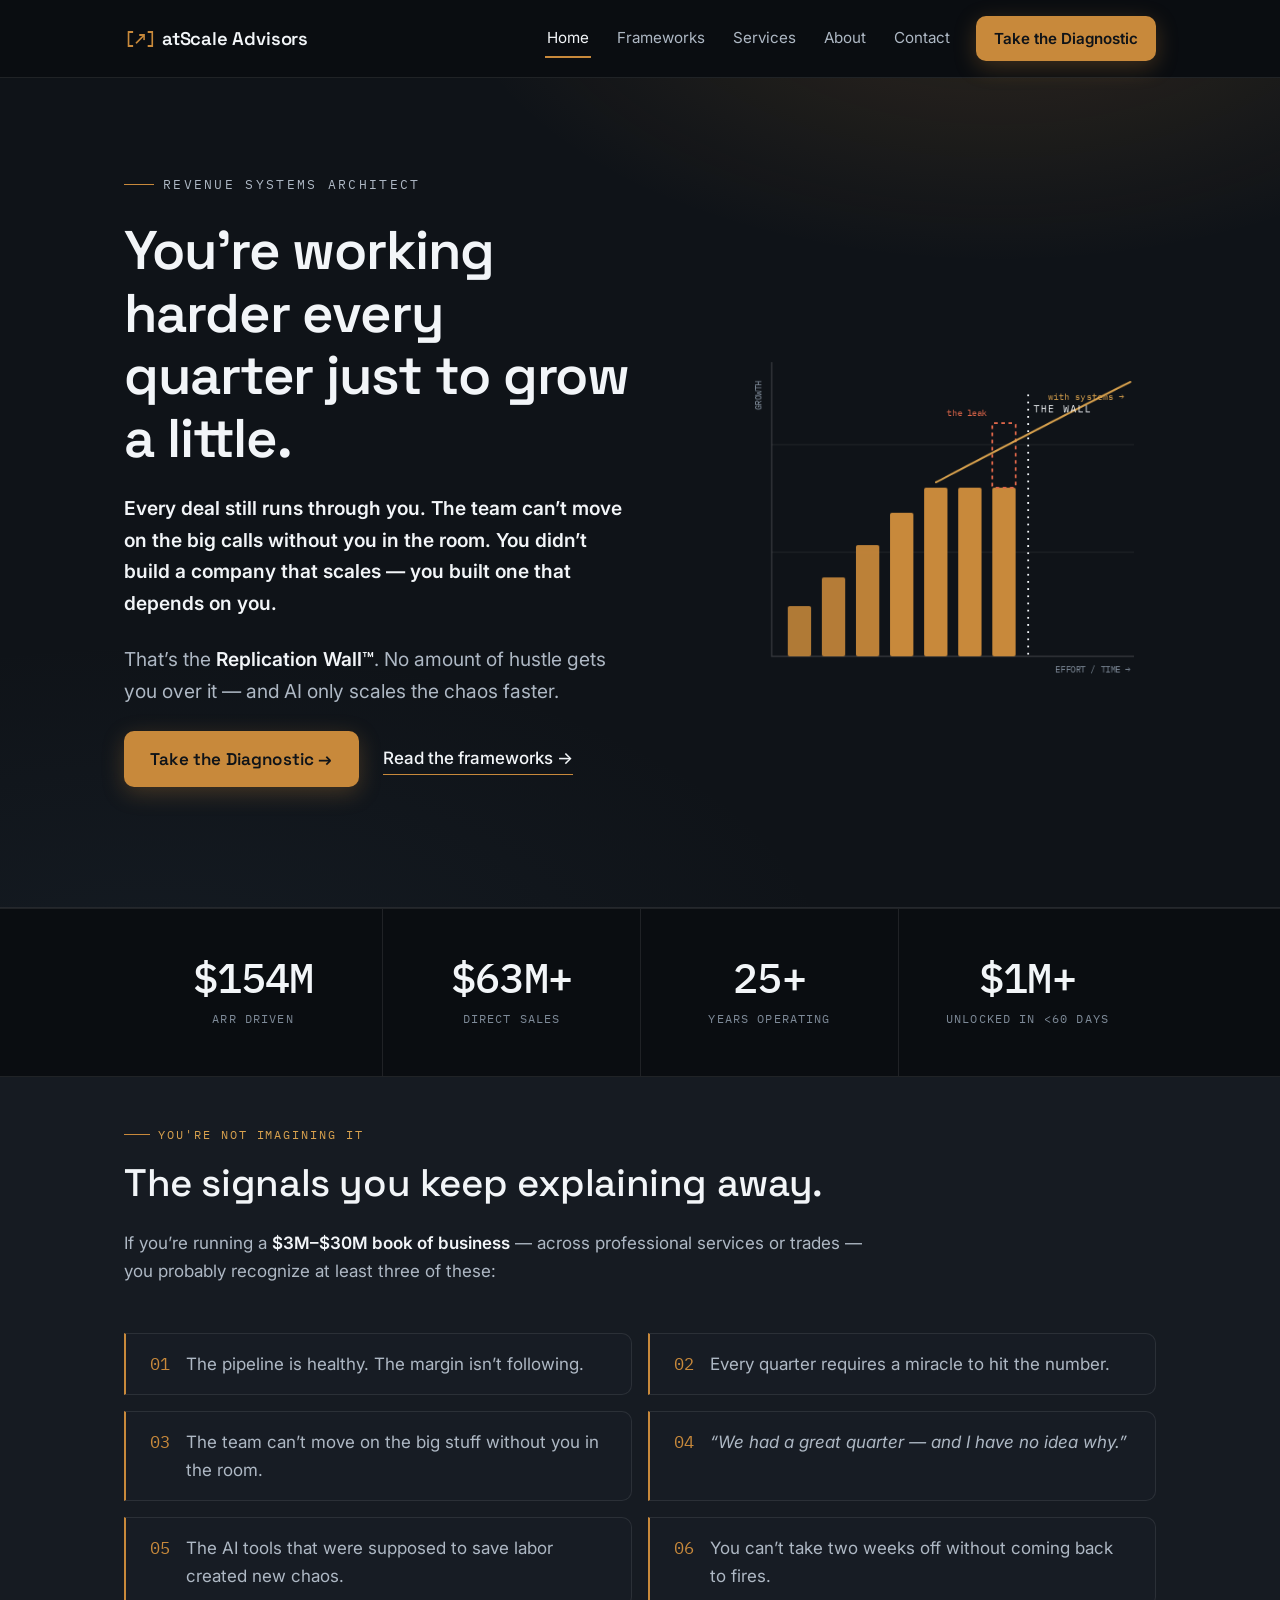
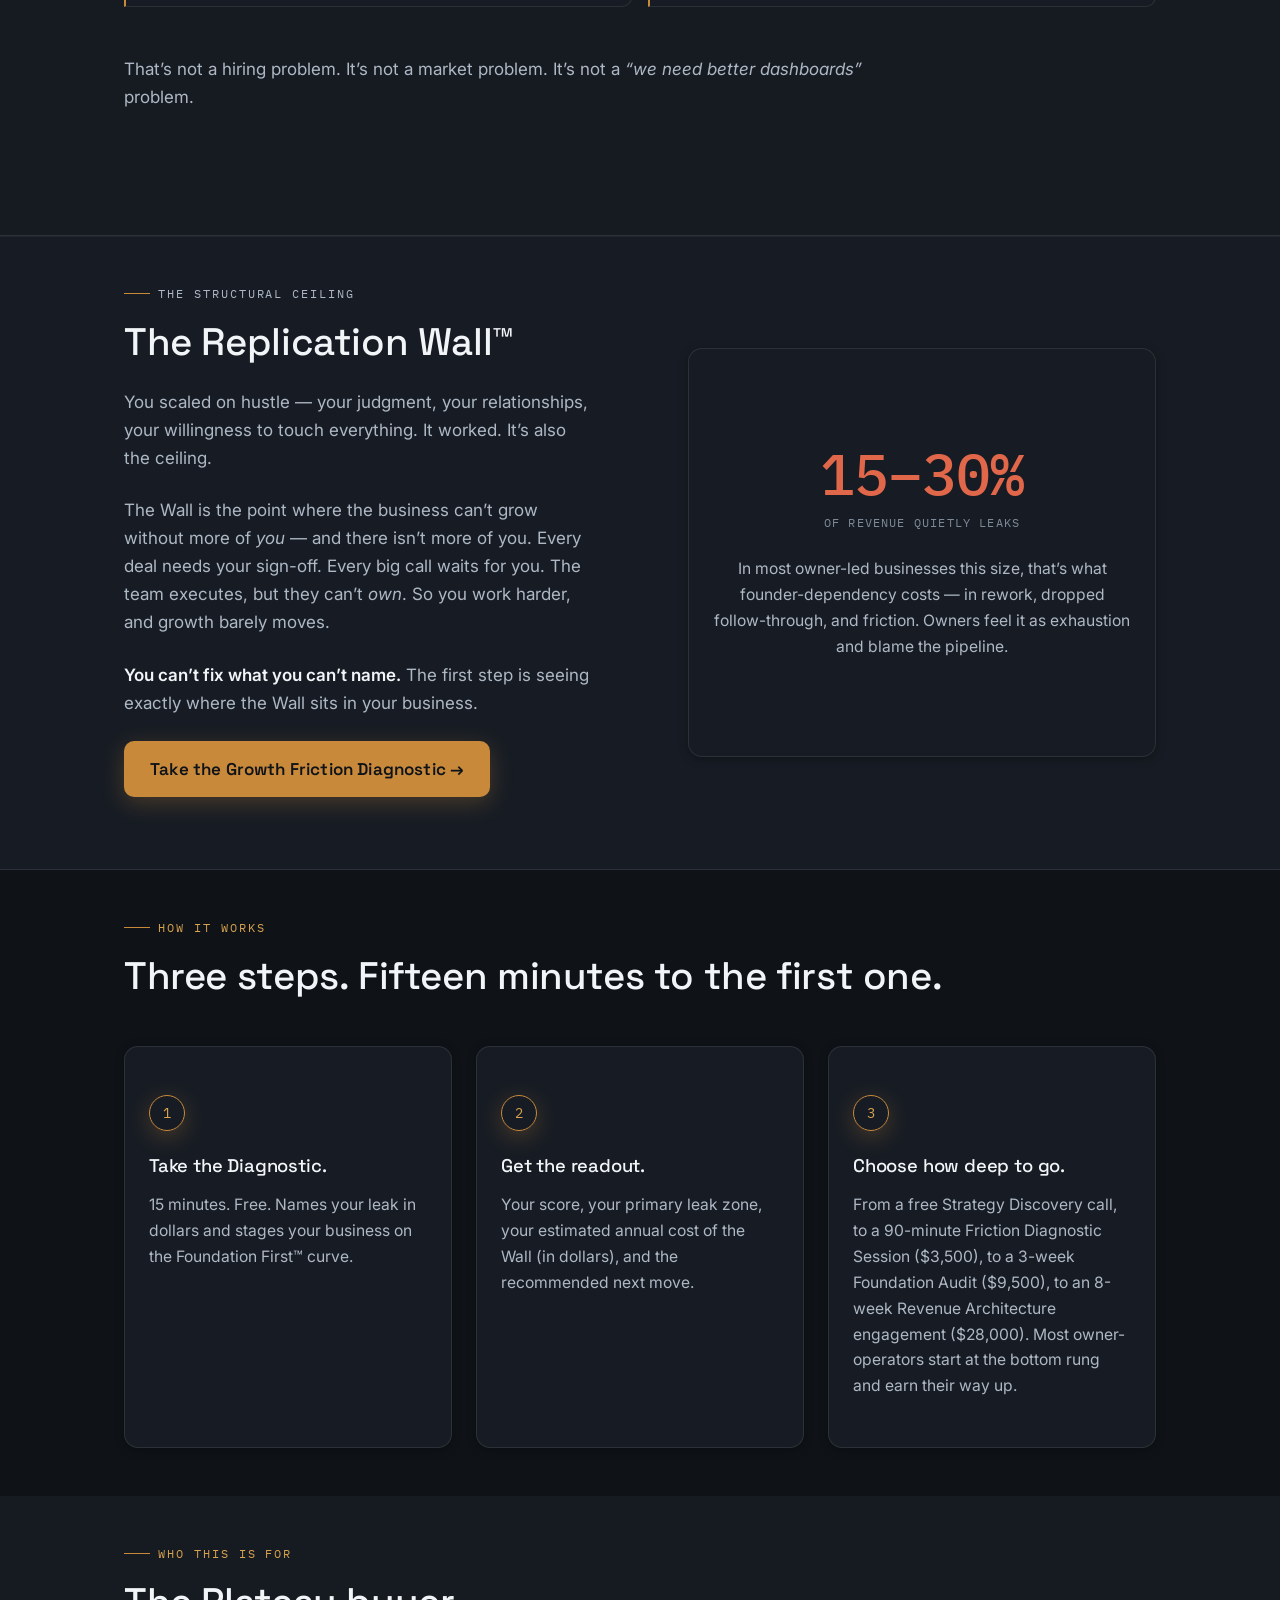
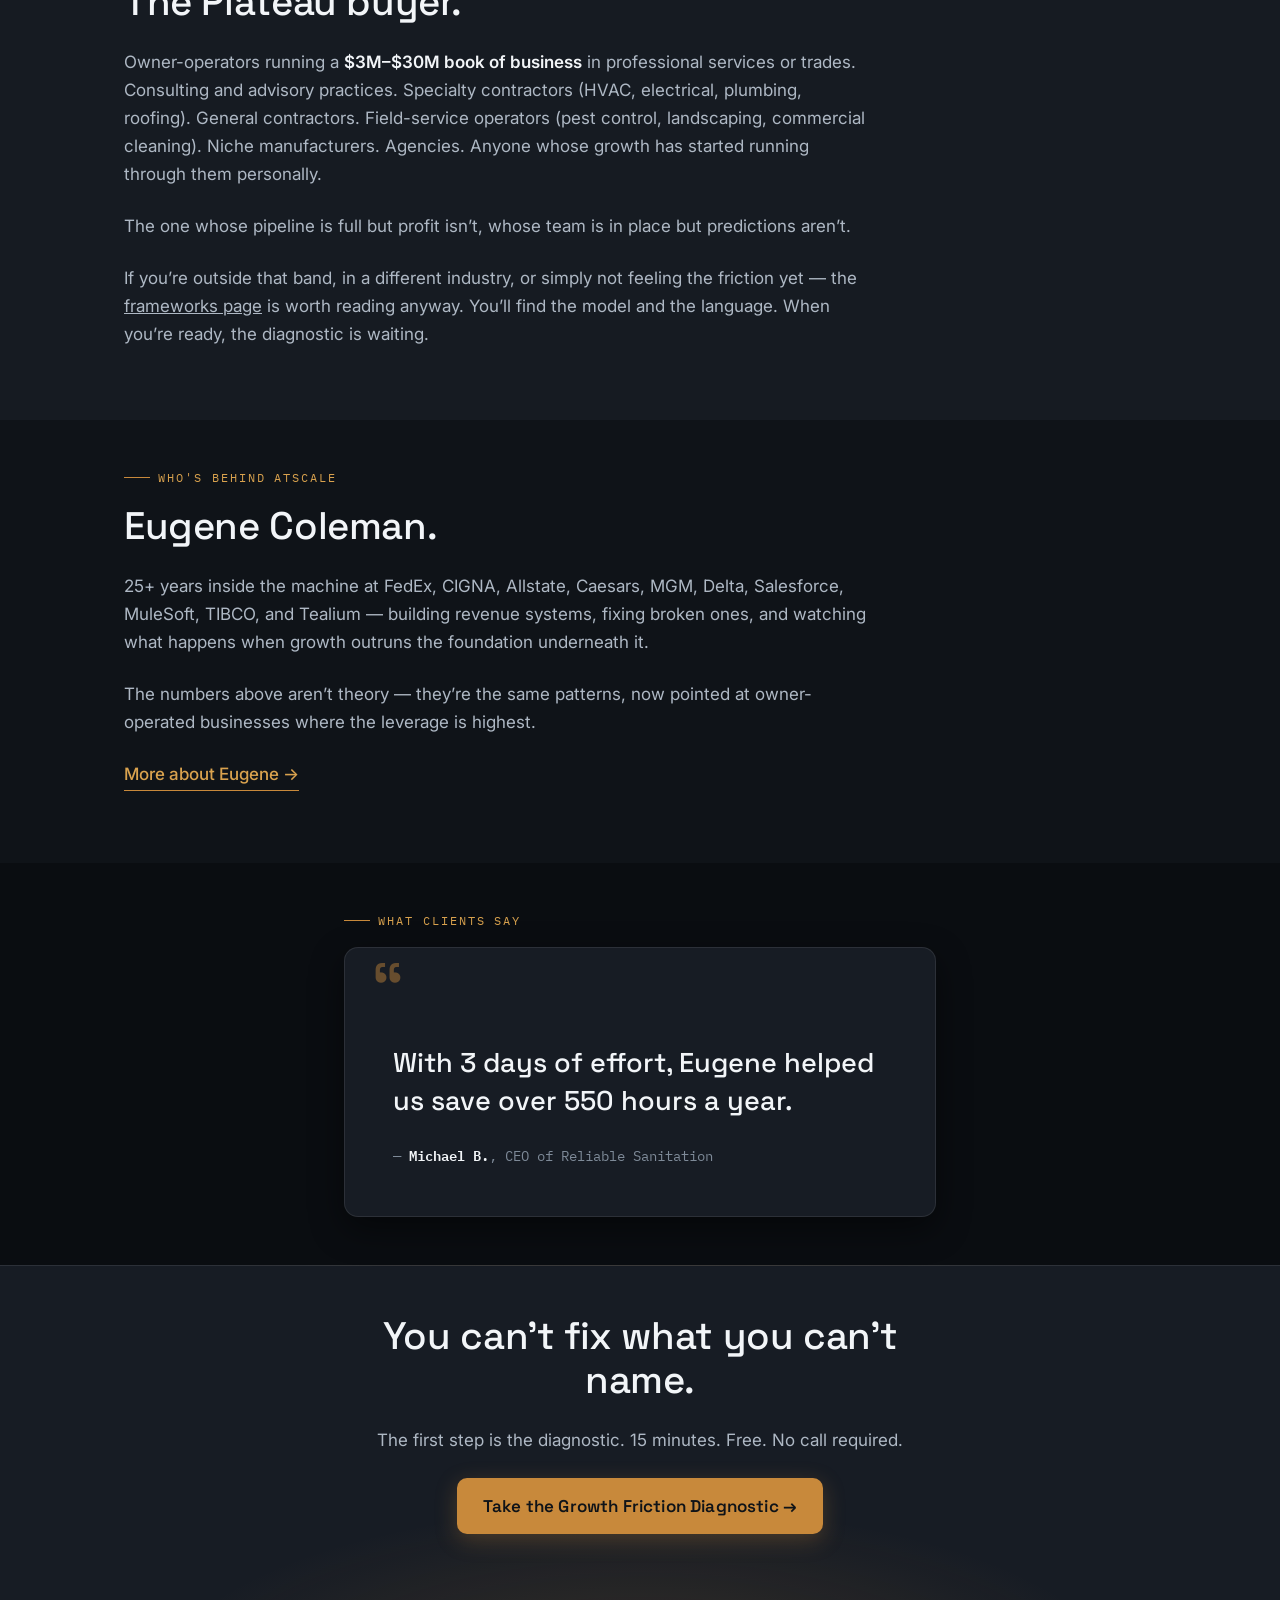
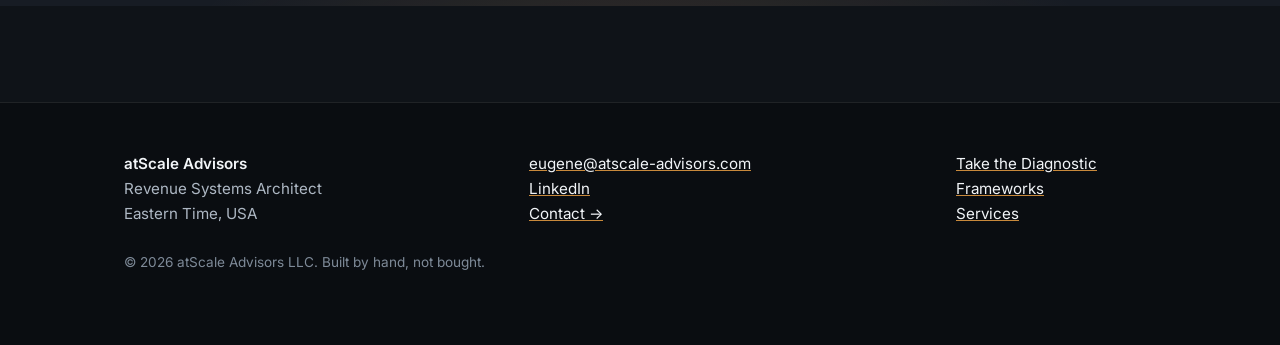
<file: index.html>
<!doctype html>
<html lang="en">
<head>
  <meta charset="utf-8" />
  <meta name="viewport" content="width=device-width, initial-scale=1" />
  <title>atScale Advisors — Get your business off your back</title>
  <meta name="description" content="If every deal runs through you and the team can't move without you, you've hit the Replication Wall. A free 15-minute diagnostic names what's keeping your $3M–$30M business dependent on you — and the path out." />
  <meta name="theme-color" content="#0F1318" />
  <link rel="preconnect" href="https://fonts.googleapis.com" />
  <link rel="preconnect" href="https://fonts.gstatic.com" crossorigin />
  <link rel="stylesheet" href="https://fonts.googleapis.com/css2?family=Inter:wght@400;500;600&family=Space+Grotesk:wght@500;600;700&family=IBM+Plex+Mono:wght@400;500&display=swap" />
  <link rel="stylesheet" href="css/styles.css" />
  <script src="js/track.js" defer></script>
  <!-- No defer: sets html.js before first paint so reveals don't flash. CSP-safe (script-src 'self'). -->
  <script src="js/reveal.js"></script>
</head>
<body>
  <header class="site-header">
    <div class="container">
      <a class="brand" href="index.html"><span class="brand-mark">[↗]</span>atScale Advisors</a>
      <button class="nav-toggle" aria-controls="primary-nav" aria-expanded="false">Menu</button>
      <nav class="nav" id="primary-nav" aria-label="Primary">
        <a href="index.html" aria-current="page">Home</a>
        <a href="frameworks.html">Frameworks</a>
        <a href="services.html">Services</a>
        <a href="about.html">About</a>
        <a href="contact.html">Contact</a>
        <a href="diagnostic.html" class="nav-cta">Take the Diagnostic</a>
      </nav>
    </div>
  </header>

  <main>
    <section class="hero">
      <div class="container">
        <div class="hero-grid">
          <div class="hero-copy">
            <p class="hero-kicker" data-reveal>Revenue Systems Architect</p>
            <h1 data-reveal data-delay="1">You're working harder every quarter just to grow a little.</h1>
            <p class="lede" data-reveal data-delay="2">
              <strong>Every deal still runs through you. The team can&rsquo;t move on the big calls without you in the room. You didn&rsquo;t build a company that scales &mdash; you built one that depends on you.</strong>
            </p>
            <p class="lede" data-reveal data-delay="3">
              That&rsquo;s the <strong>Replication Wall&trade;</strong>. No amount of hustle gets you over it &mdash; and AI only scales the chaos faster.
            </p>
            <div class="btn-row" data-reveal data-delay="4">
              <a class="btn" href="diagnostic.html">Take the Diagnostic &rarr;</a>
              <a class="btn-text" href="frameworks.html">Read the frameworks &rarr;</a>
            </div>
            <p class="muted" data-reveal data-delay="5" style="margin-top: var(--gap-md); font-size: 0.9rem;">15 min &middot; free &middot; no call required</p>
          </div>

          <div class="hero-visual" data-reveal>
            <svg class="wall-diagram" viewBox="0 0 480 400" role="img" aria-label="Bars showing revenue climbing on hustle, then plateauing against the Replication Wall. A dashed rust outline marks the leak — growth lost to founder-dependency — and a dashed line shows the higher trajectory unlocked when the business runs on systems.">
              <!-- axes -->
              <path class="fade" d="M 52 28 L 52 356 L 456 356" fill="none" stroke="var(--border-bright)" stroke-width="1.5" />
              <!-- faint gridlines -->
              <line class="fade" x1="52" y1="120" x2="456" y2="120" stroke="var(--border)" stroke-width="1" />
              <line class="fade" x1="52" y1="240" x2="456" y2="240" stroke="var(--border)" stroke-width="1" />
              <!-- ascending bars, plateauing before the Wall -->
              <rect class="gbar" x="70"  y="300" width="26" height="56"  rx="2" fill="var(--bronze)" opacity="0.88" style="animation-delay:0s;" />
              <rect class="gbar" x="108" y="268" width="26" height="88"  rx="2" fill="var(--bronze)" opacity="0.9"  style="animation-delay:0.08s;" />
              <rect class="gbar" x="146" y="232" width="26" height="124" rx="2" fill="var(--bronze)" opacity="0.94" style="animation-delay:0.16s;" />
              <rect class="gbar" x="184" y="196" width="26" height="160" rx="2" fill="var(--bronze)" style="animation-delay:0.24s;" />
              <rect class="gbar" x="222" y="168" width="26" height="188" rx="2" fill="var(--bronze)" style="animation-delay:0.32s;" />
              <rect class="gbar" x="260" y="168" width="26" height="188" rx="2" fill="var(--bronze)" style="animation-delay:0.4s;" />
              <rect class="gbar" x="298" y="168" width="26" height="188" rx="2" fill="var(--bronze)" style="animation-delay:0.48s;" />
              <!-- the leak: dashed rust outline of the height lost at the plateau -->
              <rect class="fade" x="298" y="96" width="26" height="72" rx="2" fill="none" stroke="var(--leak-rust)" stroke-width="2" stroke-dasharray="4 4" />
              <!-- the Wall -->
              <line class="fade" x1="338" y1="64" x2="338" y2="356" stroke="var(--ink)" stroke-width="2" stroke-dasharray="2 6" opacity="0.55" />
              <!-- aspirational: with systems (draws last) -->
              <path class="draw draw-3" pathLength="1" d="M 235 162 C 300 128, 384 84, 452 50" fill="none" stroke="var(--bronze-text)" stroke-width="2" stroke-dasharray="6 6" stroke-linecap="round" />
              <!-- labels -->
              <text class="fade" x="344" y="84" font-family="var(--font-mono)" font-size="11" letter-spacing="1.5" fill="var(--ink)" opacity="0.85">THE WALL</text>
              <text class="fade" x="360" y="70" font-family="var(--font-mono)" font-size="10" letter-spacing="0.5" fill="var(--bronze-text)">with systems &rarr;</text>
              <text class="fade" x="292" y="88" font-family="var(--font-mono)" font-size="10" fill="var(--leak-rust)" text-anchor="end">the leak</text>
              <text class="fade" x="44" y="24" font-family="var(--font-mono)" font-size="10" fill="var(--slate)" text-anchor="end" transform="rotate(-90 44 24)" style="transform-box: fill-box;">GROWTH</text>
              <text class="fade" x="452" y="374" font-family="var(--font-mono)" font-size="10" fill="var(--slate)" text-anchor="end">EFFORT / TIME &rarr;</text>
            </svg>
          </div>
        </div>
      </div>
    </section>

    <section class="statband" aria-label="Track record">
      <div class="container">
        <div class="stat" data-reveal data-delay="1">
          <div class="num"><span data-count="154" data-prefix="$" data-suffix="M">$154M</span></div>
          <div class="lbl">ARR Driven</div>
        </div>
        <div class="stat" data-reveal data-delay="2">
          <div class="num"><span data-count="63" data-prefix="$" data-suffix="M+">$63M+</span></div>
          <div class="lbl">Direct Sales</div>
        </div>
        <div class="stat" data-reveal data-delay="3">
          <div class="num"><span data-count="25" data-suffix="+">25+</span></div>
          <div class="lbl">Years Operating</div>
        </div>
        <div class="stat" data-reveal data-delay="4">
          <div class="num"><span data-count="1" data-prefix="$" data-suffix="M+">$1M+</span></div>
          <div class="lbl">Unlocked in &lt;60 Days</div>
        </div>
      </div>
    </section>

    <section class="alt">
      <div class="container">
        <p class="eyebrow" data-reveal>You're not imagining it</p>
        <h2 data-reveal style="margin-top:0;">The signals you keep explaining away.</h2>
        <p data-reveal>If you&rsquo;re running a <strong>$3M&ndash;$30M book of business</strong> &mdash; across professional services or trades &mdash; you probably recognize at least three of these:</p>
        <div class="friction-grid">
          <div class="friction" data-reveal data-delay="1"><span class="mk">01</span><p>The pipeline is healthy. The margin isn&rsquo;t following.</p></div>
          <div class="friction" data-reveal data-delay="2"><span class="mk">02</span><p>Every quarter requires a miracle to hit the number.</p></div>
          <div class="friction" data-reveal data-delay="3"><span class="mk">03</span><p>The team can&rsquo;t move on the big stuff without you in the room.</p></div>
          <div class="friction" data-reveal data-delay="1"><span class="mk">04</span><p><em>&ldquo;We had a great quarter &mdash; and I have no idea why.&rdquo;</em></p></div>
          <div class="friction" data-reveal data-delay="2"><span class="mk">05</span><p>The AI tools that were supposed to save labor created new chaos.</p></div>
          <div class="friction" data-reveal data-delay="3"><span class="mk">06</span><p>You can&rsquo;t take two weeks off without coming back to fires.</p></div>
        </div>
        <p data-reveal style="margin-top: var(--gap-lg);">That&rsquo;s not a hiring problem. It&rsquo;s not a market problem. It&rsquo;s not a <em>&ldquo;we need better dashboards&rdquo;</em> problem.</p>
        <p data-reveal>It&rsquo;s the <strong>Replication Wall</strong> &mdash; and hustle only makes it taller.</p>
      </div>
    </section>

    <section class="blueprint">
      <div class="container">
        <div class="wall-feature">
          <div class="wall-copy">
            <p class="eyebrow" data-reveal>The structural ceiling</p>
            <h2 data-reveal style="margin-top:0;">The Replication Wall&trade;</h2>
            <p data-reveal>You scaled on hustle &mdash; your judgment, your relationships, your willingness to touch everything. It worked. It&rsquo;s also the ceiling.</p>
            <p data-reveal>The Wall is the point where the business can&rsquo;t grow without more of <em>you</em> &mdash; and there isn&rsquo;t more of you. Every deal needs your sign-off. Every big call waits for you. The team executes, but they can&rsquo;t <em>own</em>. So you work harder, and growth barely moves.</p>
            <p data-reveal><strong>You can&rsquo;t fix what you can&rsquo;t name.</strong> The first step is seeing exactly where the Wall sits in your business.</p>
            <p data-reveal><a class="btn" href="diagnostic.html">Take the Growth Friction Diagnostic &rarr;</a></p>
          </div>
          <div class="wall-figure" data-reveal data-delay="2">
            <div class="card" style="text-align:center; padding: var(--gap-xl) var(--gap-md); margin:0;">
              <span class="wall-leak"><span data-count="15" data-suffix="">15</span>&ndash;<span data-count="30" data-suffix="%">30%</span></span>
              <span class="wall-leak-cap">of revenue quietly leaks</span>
              <p style="margin: var(--gap-md) 0 0; color: var(--body); font-size: 0.98rem;">In most owner-led businesses this size, that&rsquo;s what founder-dependency costs &mdash; in rework, dropped follow-through, and friction. Owners feel it as exhaustion and blame the pipeline.</p>
            </div>
          </div>
        </div>
      </div>
    </section>

    <section>
      <div class="container">
        <p class="eyebrow" data-reveal>How it works</p>
        <h2 data-reveal style="margin-top:0;">Three steps. Fifteen minutes to the first one.</h2>
        <div class="steps">
          <div class="step" data-reveal data-delay="1">
            <div class="step-num">1</div>
            <h3>Take the Diagnostic.</h3>
            <p>15 minutes. Free. Names your leak in dollars and stages your business on the Foundation First&trade; curve.</p>
          </div>
          <div class="step" data-reveal data-delay="2">
            <div class="step-num">2</div>
            <h3>Get the readout.</h3>
            <p>Your score, your primary leak zone, your estimated annual cost of the Wall (in dollars), and the recommended next move.</p>
          </div>
          <div class="step" data-reveal data-delay="3">
            <div class="step-num">3</div>
            <h3>Choose how deep to go.</h3>
            <p>From a free Strategy Discovery call, to a 90-minute Friction Diagnostic Session ($3,500), to a 3-week Foundation Audit ($9,500), to an 8-week Revenue Architecture engagement ($28,000). Most owner-operators start at the bottom rung and earn their way up.</p>
          </div>
        </div>
      </div>
    </section>

    <section class="alt">
      <div class="container">
        <p class="eyebrow" data-reveal>Who this is for</p>
        <h2 data-reveal style="margin-top:0;">The Plateau buyer.</h2>
        <p data-reveal>Owner-operators running a <strong>$3M&ndash;$30M book of business</strong> in professional services or trades. Consulting and advisory practices. Specialty contractors (HVAC, electrical, plumbing, roofing). General contractors. Field-service operators (pest control, landscaping, commercial cleaning). Niche manufacturers. Agencies. Anyone whose growth has started running through them personally.</p>
        <p data-reveal>The one whose pipeline is full but profit isn&rsquo;t, whose team is in place but predictions aren&rsquo;t.</p>
        <p data-reveal>If you&rsquo;re outside that band, in a different industry, or simply not feeling the friction yet &mdash; the <a href="frameworks.html">frameworks page</a> is worth reading anyway. You&rsquo;ll find the model and the language. When you&rsquo;re ready, the diagnostic is waiting.</p>
      </div>
    </section>

    <section>
      <div class="container">
        <p class="eyebrow" data-reveal>Who's behind atScale</p>
        <h2 data-reveal style="margin-top:0;">Eugene Coleman.</h2>
        <p data-reveal>25+ years inside the machine at FedEx, CIGNA, Allstate, Caesars, MGM, Delta, Salesforce, MuleSoft, TIBCO, and Tealium &mdash; building revenue systems, fixing broken ones, and watching what happens when growth outruns the foundation underneath it.</p>
        <p data-reveal>The numbers above aren&rsquo;t theory &mdash; they&rsquo;re the same patterns, now pointed at owner-operated businesses where the leverage is highest.</p>
        <p data-reveal><a class="btn-text" href="about.html">More about Eugene &rarr;</a></p>
      </div>
    </section>

    <section class="dark">
      <div class="container-narrow">
        <p class="eyebrow" data-reveal>What clients say</p>
        <div class="quote-card" data-reveal data-delay="1">
          <p>With 3 days of effort, Eugene helped us save over 550 hours a year.</p>
          <div class="by">&mdash; <strong>Michael B.</strong>, CEO of Reliable Sanitation</div>
        </div>
      </div>
    </section>

    <section class="cta-band">
      <div class="container-narrow">
        <h2 data-reveal>You can't fix what you can't name.</h2>
        <p data-reveal data-delay="1">The first step is the diagnostic. 15 minutes. Free. No call required.</p>
        <p data-reveal data-delay="2"><a class="btn" href="diagnostic.html">Take the Growth Friction Diagnostic &rarr;</a></p>
      </div>
    </section>
  </main>

  <footer class="site-footer">
    <div class="container">
      <div class="row">
        <div class="col">
          <strong>atScale Advisors</strong><br>
          Revenue Systems Architect<br>
          Eastern Time, USA
        </div>
        <div class="col">
          <a href="mailto:eugene@atscale-advisors.com">eugene@atscale-advisors.com</a><br>
          <a href="https://www.linkedin.com/in/eugene-coleman" rel="noopener">LinkedIn</a><br>
          <a href="contact.html">Contact &rarr;</a>
        </div>
        <div class="col">
          <a href="diagnostic.html">Take the Diagnostic</a><br>
          <a href="frameworks.html">Frameworks</a><br>
          <a href="services.html">Services</a>
        </div>
      </div>
      <p class="small">&copy; 2026 atScale Advisors LLC. Built by hand, not bought.</p>
    </div>
  </footer>
  <script src="js/nav.js" defer></script>
</body>
</html>
</file>
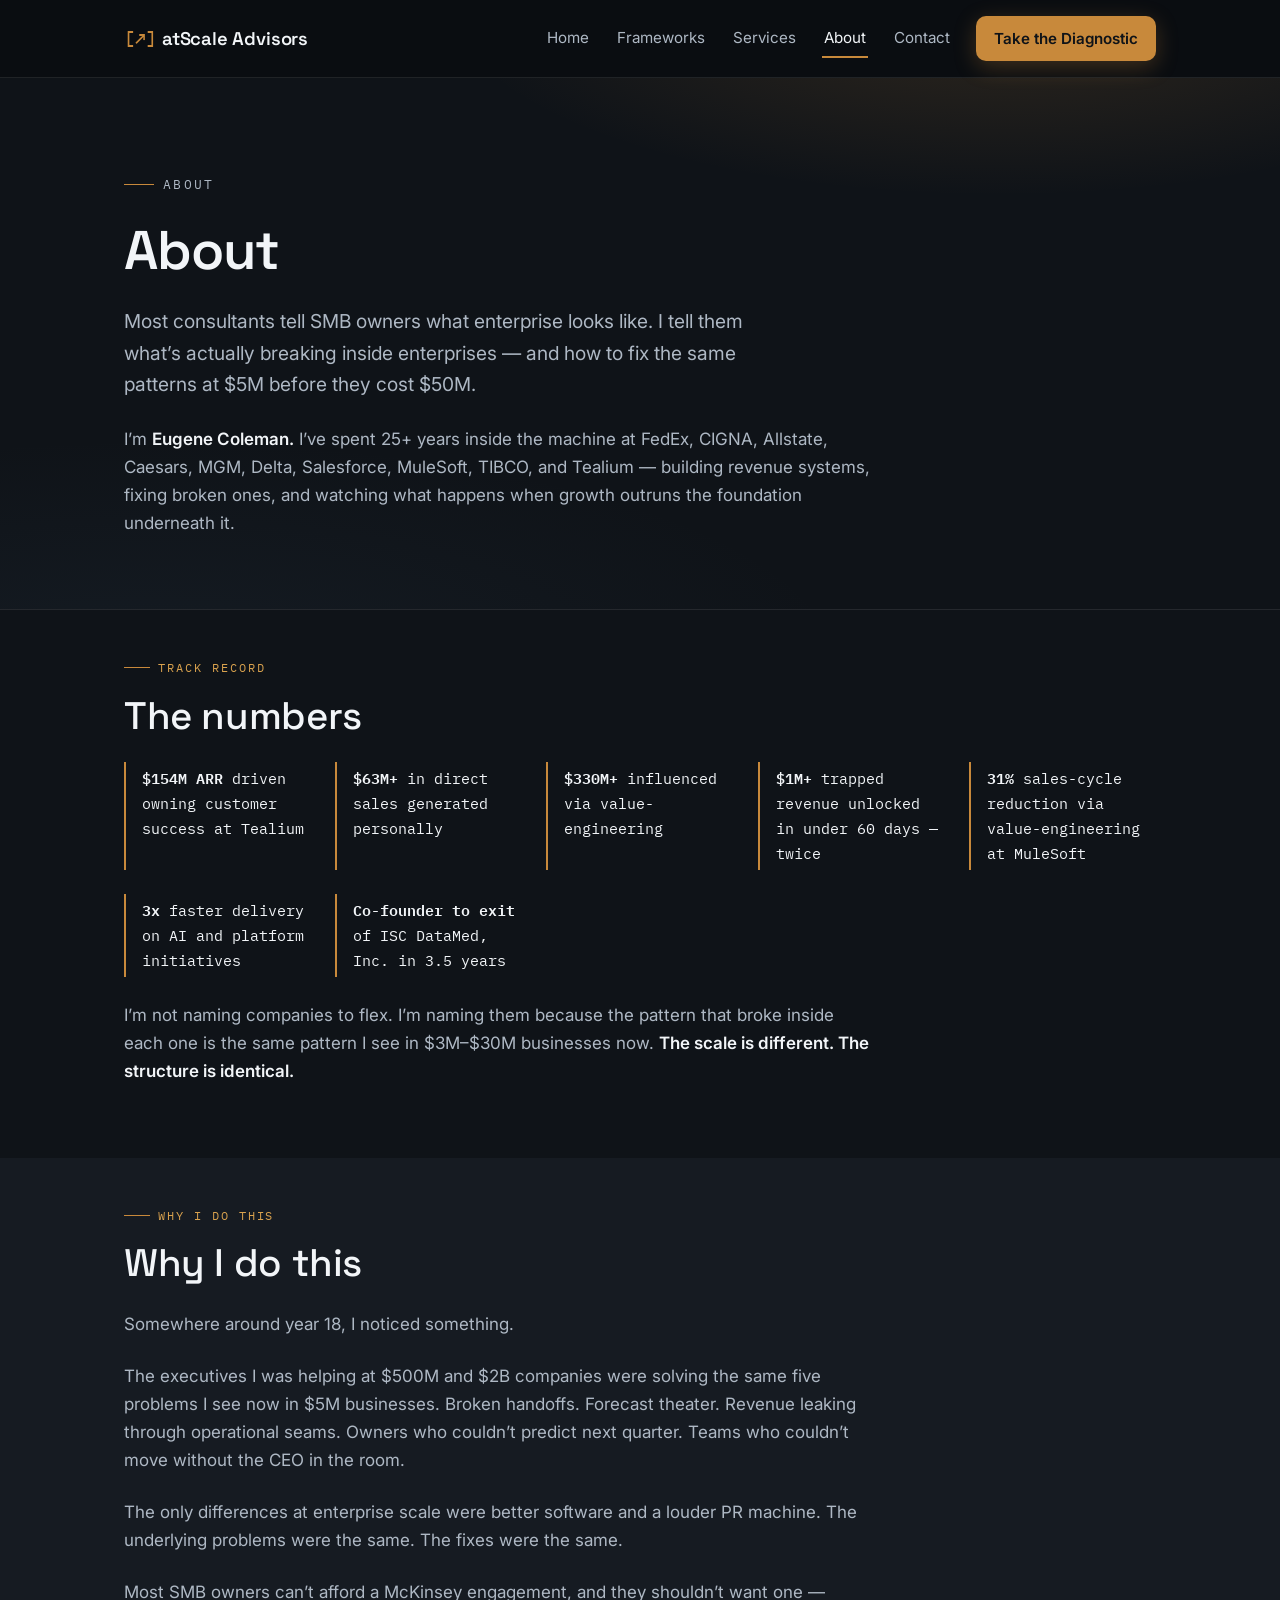
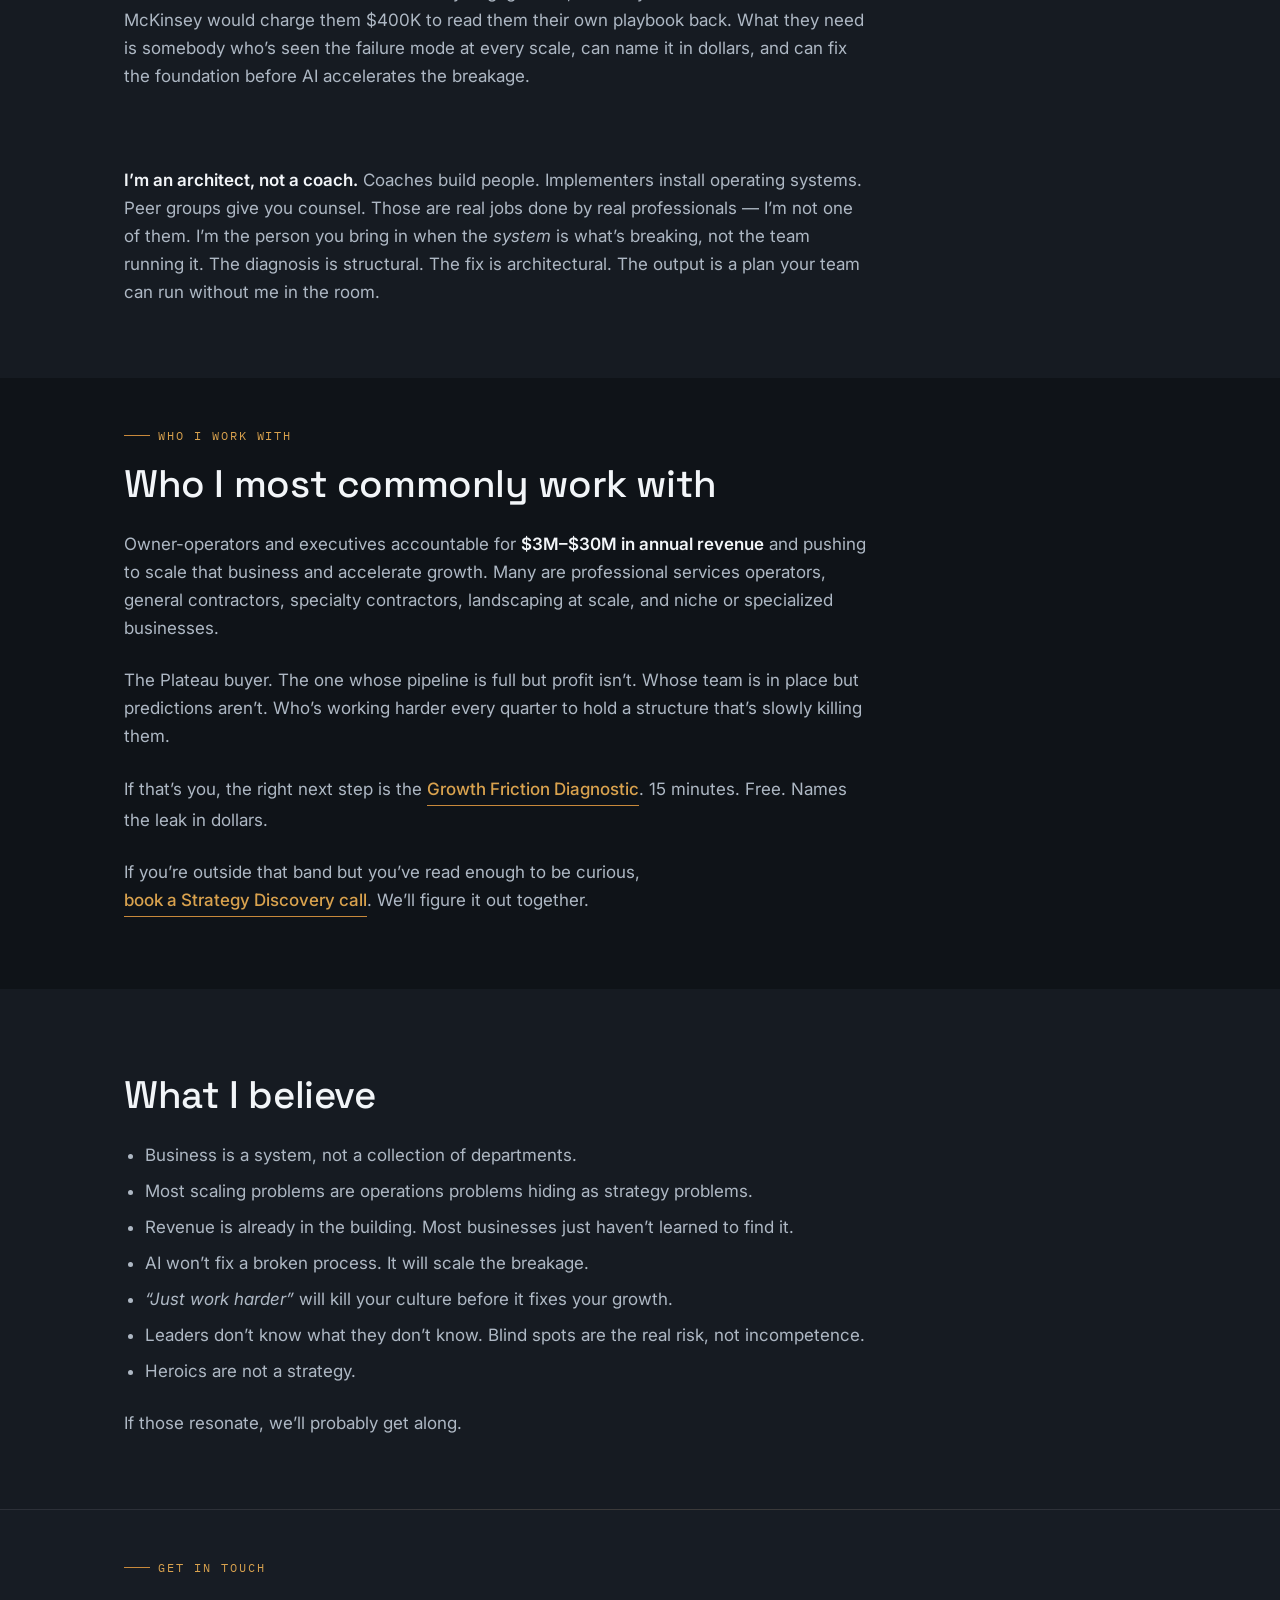
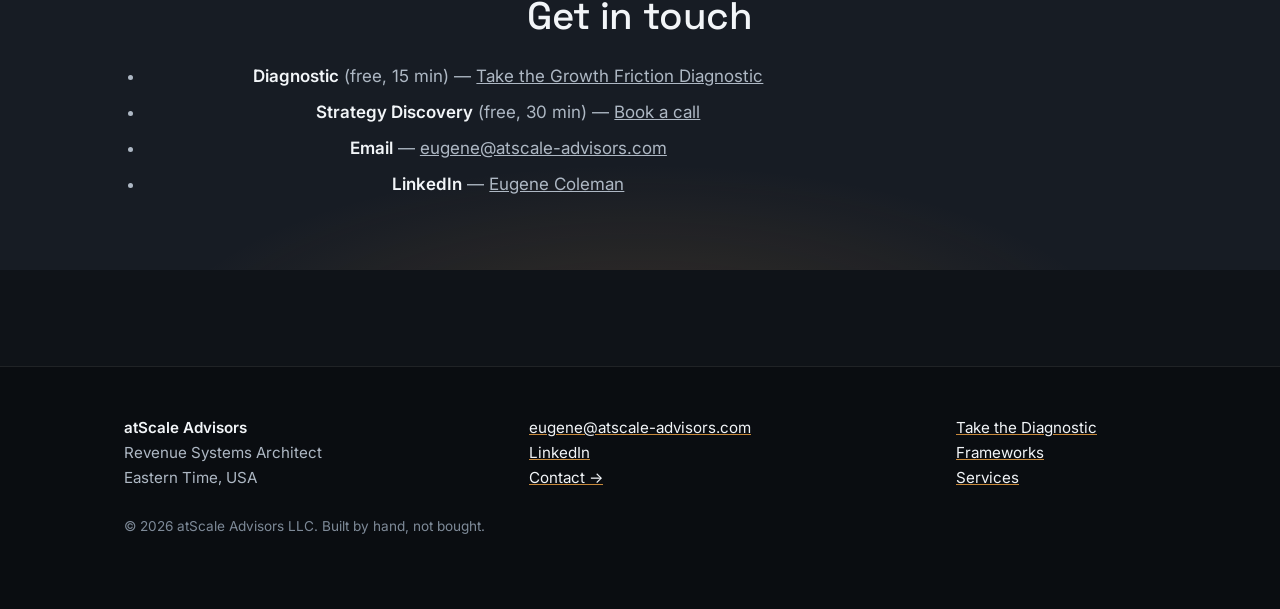
<file: about.html>
<!doctype html>
<html lang="en">
<head>
  <meta charset="utf-8" />
  <meta name="viewport" content="width=device-width, initial-scale=1" />
  <title>About &mdash; atScale Advisors</title>
  <meta name="description" content="Eugene Coleman — 25+ years inside FedEx, CIGNA, Allstate, Caesars, MGM, Delta, Salesforce, MuleSoft, TIBCO, Tealium. $154M in ARR driven. Now applying the same patterns to $3M–$30M owner-operated businesses." />
  <meta name="theme-color" content="#0F1318" />
  <link rel="preconnect" href="https://fonts.googleapis.com" />
  <link rel="preconnect" href="https://fonts.gstatic.com" crossorigin />
  <link rel="stylesheet" href="https://fonts.googleapis.com/css2?family=Inter:wght@400;500;600&family=Space+Grotesk:wght@500;600;700&family=IBM+Plex+Mono:wght@400;500&display=swap" />
  <link rel="stylesheet" href="css/styles.css" />
  <script src="js/track.js" defer></script>
  <script src="js/reveal.js"></script>
</head>
<body>
  <header class="site-header">
    <div class="container">
      <a class="brand" href="index.html"><span class="brand-mark">[↗]</span>atScale Advisors</a>
      <button class="nav-toggle" aria-controls="primary-nav" aria-expanded="false">Menu</button>
      <nav class="nav" id="primary-nav" aria-label="Primary">
        <a href="index.html">Home</a>
        <a href="frameworks.html">Frameworks</a>
        <a href="services.html">Services</a>
        <a href="about.html" aria-current="page">About</a>
        <a href="contact.html">Contact</a>
        <a href="diagnostic.html" class="nav-cta">Take the Diagnostic</a>
      </nav>
    </div>
  </header>

  <main>
    <section class="hero">
      <div class="container">
        <p class="hero-kicker" data-reveal>About</p>
        <h1 data-reveal data-delay="1">About</h1>
        <p class="lede" data-reveal data-delay="2">Most consultants tell SMB owners what enterprise looks like. I tell them what&rsquo;s actually breaking inside enterprises &mdash; and how to fix the same patterns at $5M before they cost $50M.</p>
        <p data-reveal data-delay="3">I&rsquo;m <strong>Eugene Coleman.</strong> I&rsquo;ve spent 25+ years inside the machine at FedEx, CIGNA, Allstate, Caesars, MGM, Delta, Salesforce, MuleSoft, TIBCO, and Tealium &mdash; building revenue systems, fixing broken ones, and watching what happens when growth outruns the foundation underneath it.</p>
      </div>
    </section>

    <section>
      <div class="container">
        <p class="eyebrow" data-reveal>Track record</p>
        <h2 data-reveal style="margin-top:0;">The numbers</h2>
        <ul class="stats">
          <li data-reveal data-delay="1"><strong>$154M ARR</strong> driven owning customer success at Tealium</li>
          <li data-reveal data-delay="2"><strong>$63M+</strong> in direct sales generated personally</li>
          <li data-reveal data-delay="3"><strong>$330M+</strong> influenced via value-engineering</li>
          <li data-reveal data-delay="4"><strong>$1M+</strong> trapped revenue unlocked in under 60 days &mdash; twice</li>
          <li data-reveal data-delay="5"><strong>31%</strong> sales-cycle reduction via value-engineering at MuleSoft</li>
          <li data-reveal data-delay="1"><strong>3x</strong> faster delivery on AI and platform initiatives</li>
          <li data-reveal data-delay="2"><strong>Co-founder to exit</strong> of ISC DataMed, Inc. in 3.5 years</li>
        </ul>
        <p data-reveal style="margin-top: var(--gap-md);">I&rsquo;m not naming companies to flex. I&rsquo;m naming them because the pattern that broke inside each one is the same pattern I see in $3M&ndash;$30M businesses now. <strong>The scale is different. The structure is identical.</strong></p>
      </div>
    </section>

    <section class="alt">
      <div class="container">
        <p class="eyebrow" data-reveal>Why I do this</p>
        <h2 data-reveal style="margin-top:0;">Why I do this</h2>
        <p data-reveal>Somewhere around year 18, I noticed something.</p>
        <p data-reveal>The executives I was helping at $500M and $2B companies were solving the same five problems I see now in $5M businesses. Broken handoffs. Forecast theater. Revenue leaking through operational seams. Owners who couldn&rsquo;t predict next quarter. Teams who couldn&rsquo;t move without the CEO in the room.</p>
        <p data-reveal>The only differences at enterprise scale were better software and a louder PR machine. The underlying problems were the same. The fixes were the same.</p>
        <p data-reveal>Most SMB owners can&rsquo;t afford a McKinsey engagement, and they shouldn&rsquo;t want one &mdash; McKinsey would charge them $400K to read them their own playbook back. What they need is somebody who&rsquo;s seen the failure mode at every scale, can name it in dollars, and can fix the foundation before AI accelerates the breakage.</p>
        <p data-reveal>That&rsquo;s what atScale Advisors is.</p>
        <p data-reveal><strong>I&rsquo;m an architect, not a coach.</strong> Coaches build people. Implementers install operating systems. Peer groups give you counsel. Those are real jobs done by real professionals &mdash; I&rsquo;m not one of them. I&rsquo;m the person you bring in when the <em>system</em> is what&rsquo;s breaking, not the team running it. The diagnosis is structural. The fix is architectural. The output is a plan your team can run without me in the room.</p>
      </div>
    </section>

    <section>
      <div class="container">
        <p class="eyebrow" data-reveal>Who I work with</p>
        <h2 data-reveal style="margin-top:0;">Who I most commonly work with</h2>
        <p data-reveal>Owner-operators and executives accountable for <strong>$3M&ndash;$30M in annual revenue</strong> and pushing to scale that business and accelerate growth. Many are professional services operators, general contractors, specialty contractors, landscaping at scale, and niche or specialized businesses.</p>
        <p data-reveal>The Plateau buyer. The one whose pipeline is full but profit isn&rsquo;t. Whose team is in place but predictions aren&rsquo;t. Who&rsquo;s working harder every quarter to hold a structure that&rsquo;s slowly killing them.</p>
        <p data-reveal>If that&rsquo;s you, the right next step is the <a class="btn-text" href="diagnostic.html">Growth Friction Diagnostic</a>. 15 minutes. Free. Names the leak in dollars.</p>
        <p data-reveal>If you&rsquo;re outside that band but you&rsquo;ve read enough to be curious, <a class="btn-text" href="https://calendly.com/eugene-atscale-advisors/strategy-discovery">book a Strategy Discovery call</a>. We&rsquo;ll figure it out together.</p>
      </div>
    </section>

    <section class="alt">
      <div class="container">
        <p class="eyebrow" data-reveal>Operating beliefs</p>
        <h2 data-reveal style="margin-top:0;">What I believe</h2>
        <ul>
          <li data-reveal data-delay="1">Business is a system, not a collection of departments.</li>
          <li data-reveal data-delay="2">Most scaling problems are operations problems hiding as strategy problems.</li>
          <li data-reveal data-delay="3">Revenue is already in the building. Most businesses just haven&rsquo;t learned to find it.</li>
          <li data-reveal data-delay="4">AI won&rsquo;t fix a broken process. It will scale the breakage.</li>
          <li data-reveal data-delay="5"><em>&ldquo;Just work harder&rdquo;</em> will kill your culture before it fixes your growth.</li>
          <li data-reveal data-delay="1">Leaders don&rsquo;t know what they don&rsquo;t know. Blind spots are the real risk, not incompetence.</li>
          <li data-reveal data-delay="2">Heroics are not a strategy.</li>
        </ul>
        <p data-reveal>If those resonate, we&rsquo;ll probably get along.</p>
      </div>
    </section>

    <section class="cta-band">
      <div class="container">
        <p class="eyebrow" data-reveal>Get in touch</p>
        <h2 data-reveal style="margin-top:0;">Get in touch</h2>
        <ul>
          <li data-reveal data-delay="1"><strong>Diagnostic</strong> (free, 15 min) &mdash; <a href="diagnostic.html">Take the Growth Friction Diagnostic</a></li>
          <li data-reveal data-delay="2"><strong>Strategy Discovery</strong> (free, 30 min) &mdash; <a href="https://calendly.com/eugene-atscale-advisors/strategy-discovery">Book a call</a></li>
          <li data-reveal data-delay="3"><strong>Email</strong> &mdash; <a href="mailto:eugene@atscale-advisors.com">eugene@atscale-advisors.com</a></li>
          <li data-reveal data-delay="4"><strong>LinkedIn</strong> &mdash; <a href="https://www.linkedin.com/in/eugene-coleman" rel="noopener">Eugene Coleman</a></li>
        </ul>
      </div>
    </section>
  </main>

  <footer class="site-footer">
    <div class="container">
      <div class="row">
        <div class="col"><strong>atScale Advisors</strong><br>Revenue Systems Architect<br>Eastern Time, USA</div>
        <div class="col"><a href="mailto:eugene@atscale-advisors.com">eugene@atscale-advisors.com</a><br><a href="https://www.linkedin.com/in/eugene-coleman" rel="noopener">LinkedIn</a><br><a href="contact.html">Contact &rarr;</a></div>
        <div class="col"><a href="diagnostic.html">Take the Diagnostic</a><br><a href="frameworks.html">Frameworks</a><br><a href="services.html">Services</a></div>
      </div>
      <p class="small">&copy; 2026 atScale Advisors LLC. Built by hand, not bought.</p>
    </div>
  </footer>
  <script src="js/nav.js" defer></script>
</body>
</html>
</file>
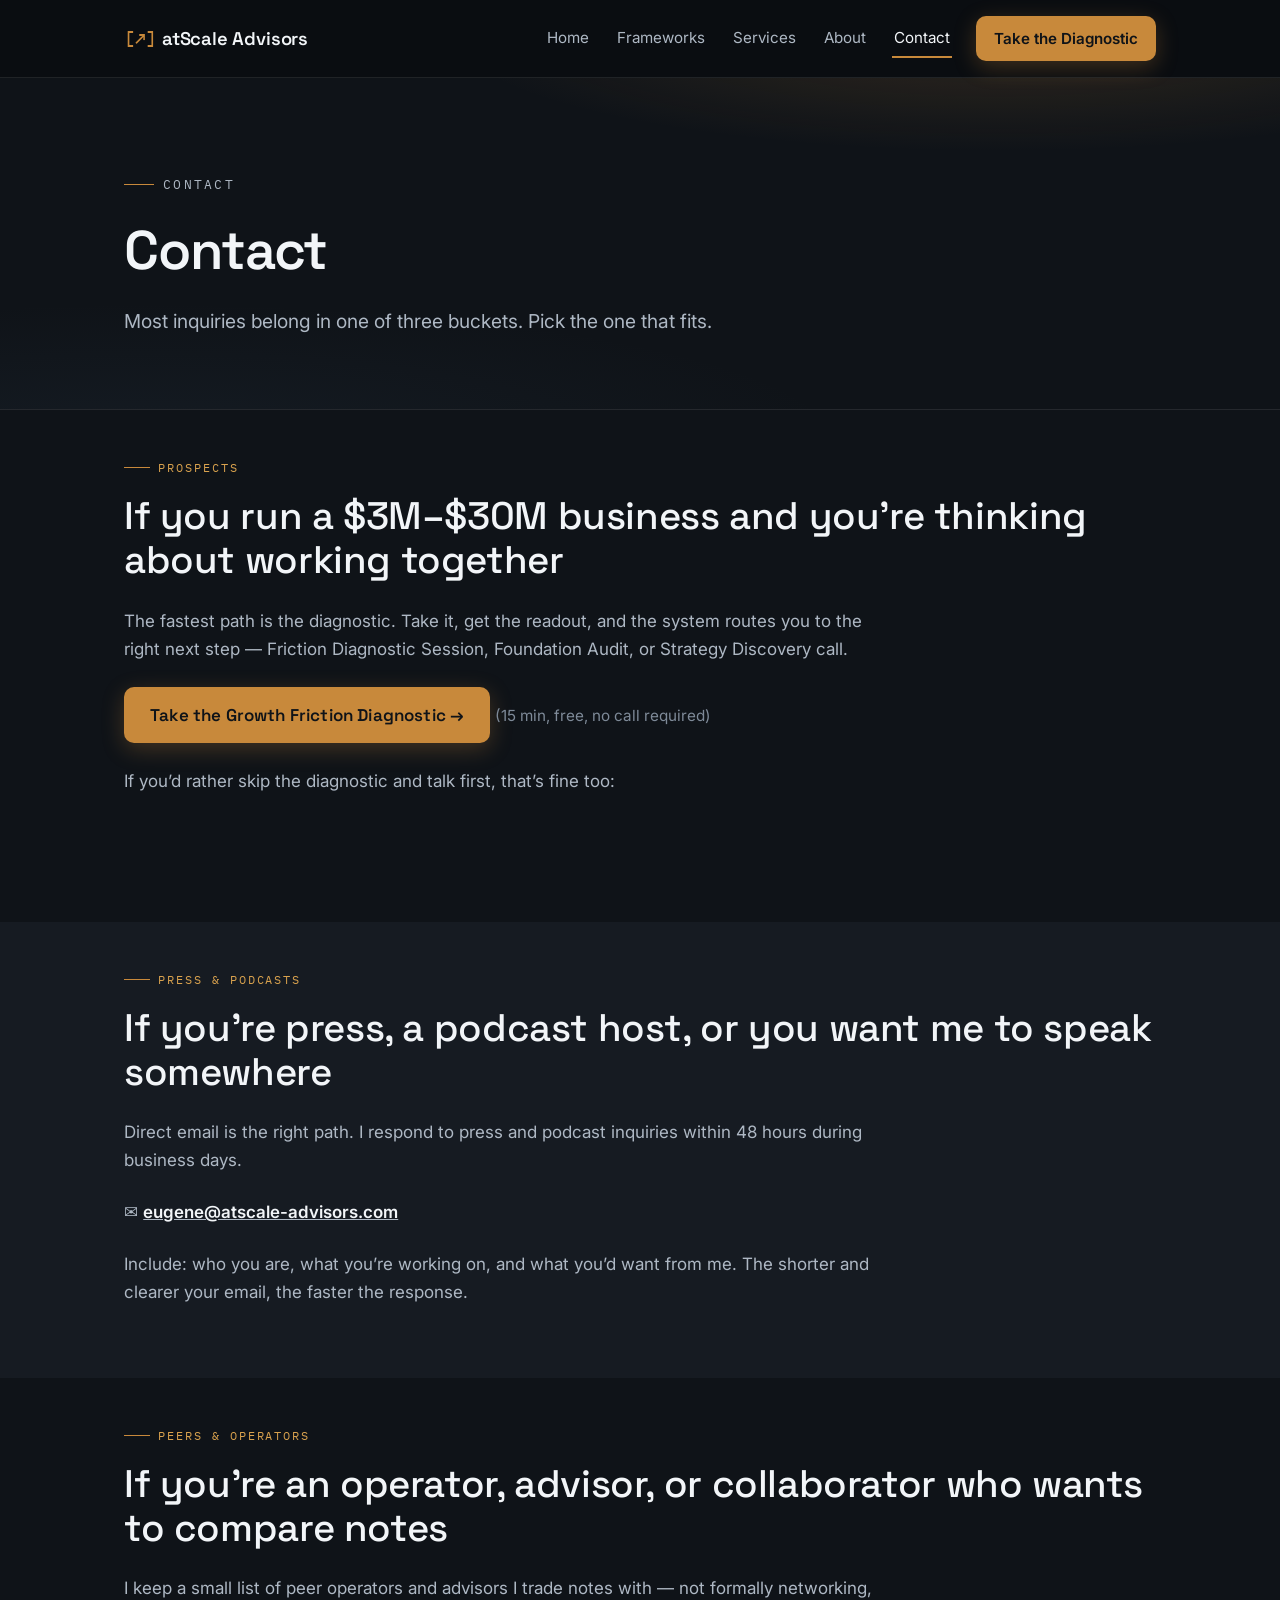
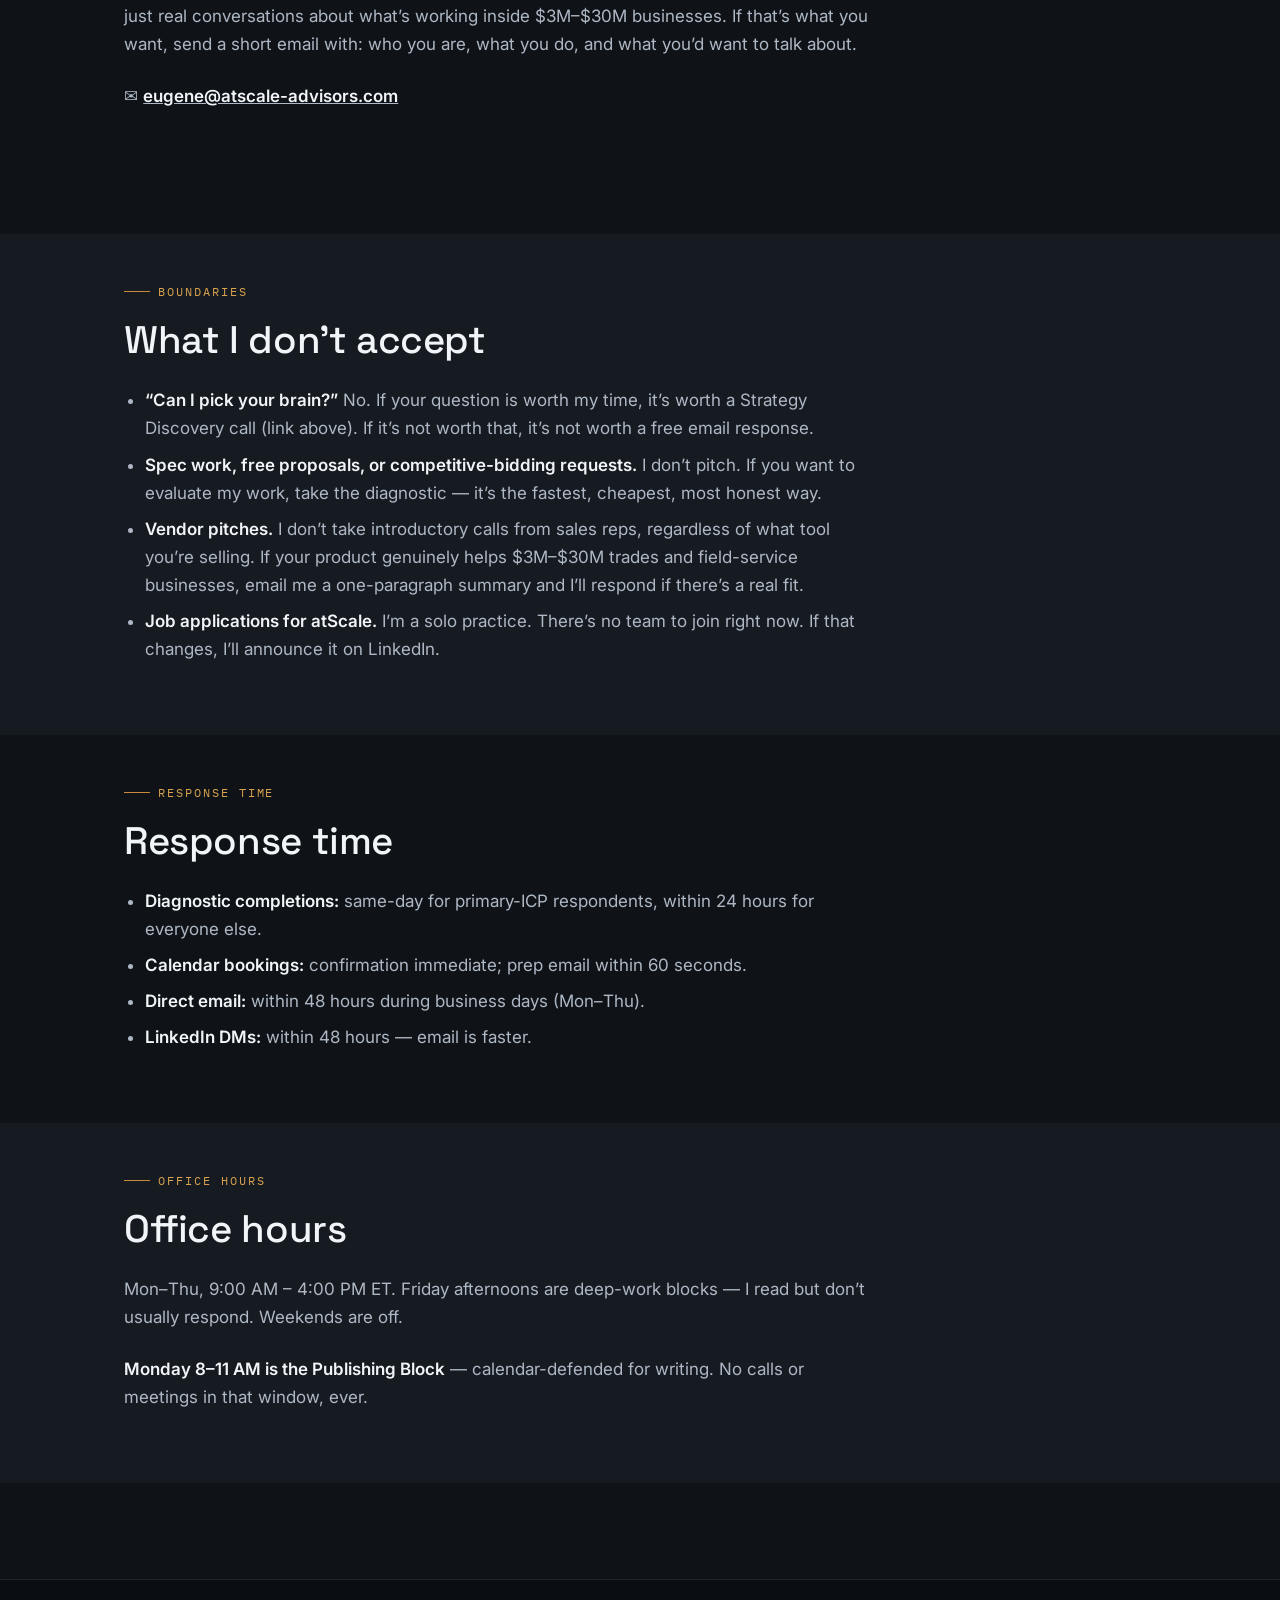
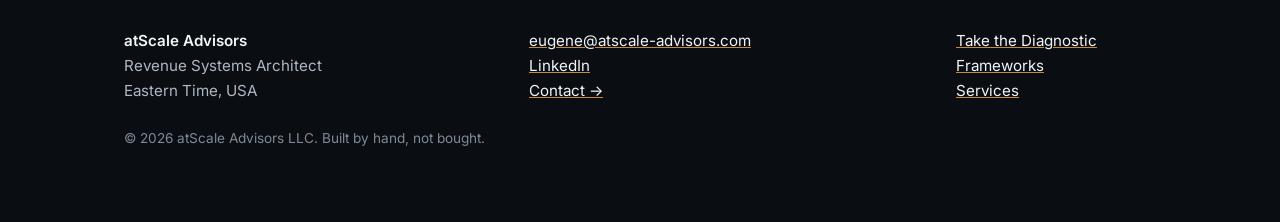
<file: contact.html>
<!doctype html>
<html lang="en">
<head>
  <meta charset="utf-8" />
  <meta name="viewport" content="width=device-width, initial-scale=1" />
  <title>Contact &mdash; atScale Advisors</title>
  <meta name="description" content="Three buckets. Pick the one that fits. Prospect path → diagnostic. Press → email. Peer/operator → email." />
  <meta name="theme-color" content="#0F1318" />
  <link rel="preconnect" href="https://fonts.googleapis.com" />
  <link rel="preconnect" href="https://fonts.gstatic.com" crossorigin />
  <link rel="stylesheet" href="https://fonts.googleapis.com/css2?family=Inter:wght@400;500;600&family=Space+Grotesk:wght@500;600;700&family=IBM+Plex+Mono:wght@400;500&display=swap" />
  <link rel="stylesheet" href="css/styles.css" />
  <script src="js/track.js" defer></script>
  <script src="js/reveal.js"></script>
</head>
<body>
  <header class="site-header">
    <div class="container">
      <a class="brand" href="index.html"><span class="brand-mark">[↗]</span>atScale Advisors</a>
      <button class="nav-toggle" aria-controls="primary-nav" aria-expanded="false">Menu</button>
      <nav class="nav" id="primary-nav" aria-label="Primary">
        <a href="index.html">Home</a>
        <a href="frameworks.html">Frameworks</a>
        <a href="services.html">Services</a>
        <a href="about.html">About</a>
        <a href="contact.html" aria-current="page">Contact</a>
        <a href="diagnostic.html" class="nav-cta">Take the Diagnostic</a>
      </nav>
    </div>
  </header>

  <main>
    <section class="hero">
      <div class="container">
        <p class="hero-kicker" data-reveal>Contact</p>
        <h1 data-reveal data-delay="1">Contact</h1>
        <p class="lede" data-reveal data-delay="2">Most inquiries belong in one of three buckets. Pick the one that fits.</p>
      </div>
    </section>

    <section>
      <div class="container">
        <p class="eyebrow" data-reveal>Prospects</p>
        <h2 data-reveal style="margin-top:0;">If you run a $3M&ndash;$30M business and you&rsquo;re thinking about working together</h2>
        <p data-reveal>The fastest path is the diagnostic. Take it, get the readout, and the system routes you to the right next step &mdash; Friction Diagnostic Session, Foundation Audit, or Strategy Discovery call.</p>
        <p data-reveal><a class="btn" href="diagnostic.html">Take the Growth Friction Diagnostic &rarr;</a> <span class="muted">(15 min, free, no call required)</span></p>
        <p data-reveal>If you&rsquo;d rather skip the diagnostic and talk first, that&rsquo;s fine too:</p>
        <p data-reveal><a class="btn-text" href="https://calendly.com/eugene-atscale-advisors/strategy-discovery">Book a Strategy Discovery call &rarr;</a> <span class="muted">(30 min, free)</span></p>
      </div>
    </section>

    <section class="alt">
      <div class="container">
        <p class="eyebrow" data-reveal>Press &amp; podcasts</p>
        <h2 data-reveal style="margin-top:0;">If you&rsquo;re press, a podcast host, or you want me to speak somewhere</h2>
        <p data-reveal>Direct email is the right path. I respond to press and podcast inquiries within 48 hours during business days.</p>
        <p data-reveal>&#9993; <a href="mailto:eugene@atscale-advisors.com"><strong>eugene@atscale-advisors.com</strong></a></p>
        <p data-reveal>Include: who you are, what you&rsquo;re working on, and what you&rsquo;d want from me. The shorter and clearer your email, the faster the response.</p>
      </div>
    </section>

    <section>
      <div class="container">
        <p class="eyebrow" data-reveal>Peers &amp; operators</p>
        <h2 data-reveal style="margin-top:0;">If you&rsquo;re an operator, advisor, or collaborator who wants to compare notes</h2>
        <p data-reveal>I keep a small list of peer operators and advisors I trade notes with &mdash; not formally networking, just real conversations about what&rsquo;s working inside $3M&ndash;$30M businesses. If that&rsquo;s what you want, send a short email with: who you are, what you do, and what you&rsquo;d want to talk about.</p>
        <p data-reveal>&#9993; <a href="mailto:eugene@atscale-advisors.com"><strong>eugene@atscale-advisors.com</strong></a></p>
        <p data-reveal>I read every email. I respond to the ones that respect my time and clearly respect their own.</p>
      </div>
    </section>

    <section class="alt">
      <div class="container">
        <p class="eyebrow" data-reveal>Boundaries</p>
        <h2 data-reveal style="margin-top:0;">What I don&rsquo;t accept</h2>
        <ul>
          <li data-reveal data-delay="1"><strong>&ldquo;Can I pick your brain?&rdquo;</strong> No. If your question is worth my time, it&rsquo;s worth a Strategy Discovery call (link above). If it&rsquo;s not worth that, it&rsquo;s not worth a free email response.</li>
          <li data-reveal data-delay="2"><strong>Spec work, free proposals, or competitive-bidding requests.</strong> I don&rsquo;t pitch. If you want to evaluate my work, take the diagnostic &mdash; it&rsquo;s the fastest, cheapest, most honest way.</li>
          <li data-reveal data-delay="3"><strong>Vendor pitches.</strong> I don&rsquo;t take introductory calls from sales reps, regardless of what tool you&rsquo;re selling. If your product genuinely helps $3M&ndash;$30M trades and field-service businesses, email me a one-paragraph summary and I&rsquo;ll respond if there&rsquo;s a real fit.</li>
          <li data-reveal data-delay="4"><strong>Job applications for atScale.</strong> I&rsquo;m a solo practice. There&rsquo;s no team to join right now. If that changes, I&rsquo;ll announce it on LinkedIn.</li>
        </ul>
      </div>
    </section>

    <section>
      <div class="container">
        <p class="eyebrow" data-reveal>Response time</p>
        <h2 data-reveal style="margin-top:0;">Response time</h2>
        <ul>
          <li data-reveal data-delay="1"><strong>Diagnostic completions:</strong> same-day for primary-ICP respondents, within 24 hours for everyone else.</li>
          <li data-reveal data-delay="2"><strong>Calendar bookings:</strong> confirmation immediate; prep email within 60 seconds.</li>
          <li data-reveal data-delay="3"><strong>Direct email:</strong> within 48 hours during business days (Mon&ndash;Thu).</li>
          <li data-reveal data-delay="4"><strong>LinkedIn DMs:</strong> within 48 hours &mdash; email is faster.</li>
        </ul>
      </div>
    </section>

    <section class="alt">
      <div class="container">
        <p class="eyebrow" data-reveal>Office hours</p>
        <h2 data-reveal style="margin-top:0;">Office hours</h2>
        <p data-reveal>Mon&ndash;Thu, 9:00 AM &ndash; 4:00 PM ET. Friday afternoons are deep-work blocks &mdash; I read but don&rsquo;t usually respond. Weekends are off.</p>
        <p data-reveal><strong>Monday 8&ndash;11 AM is the Publishing Block</strong> &mdash; calendar-defended for writing. No calls or meetings in that window, ever.</p>
      </div>
    </section>
  </main>

  <footer class="site-footer">
    <div class="container">
      <div class="row">
        <div class="col"><strong>atScale Advisors</strong><br>Revenue Systems Architect<br>Eastern Time, USA</div>
        <div class="col"><a href="mailto:eugene@atscale-advisors.com">eugene@atscale-advisors.com</a><br><a href="https://www.linkedin.com/in/eugene-coleman" rel="noopener">LinkedIn</a><br><a href="contact.html">Contact &rarr;</a></div>
        <div class="col"><a href="diagnostic.html">Take the Diagnostic</a><br><a href="frameworks.html">Frameworks</a><br><a href="services.html">Services</a></div>
      </div>
      <p class="small">&copy; 2026 atScale Advisors LLC. Built by hand, not bought.</p>
    </div>
  </footer>
  <script src="js/nav.js" defer></script>
</body>
</html>
</file>
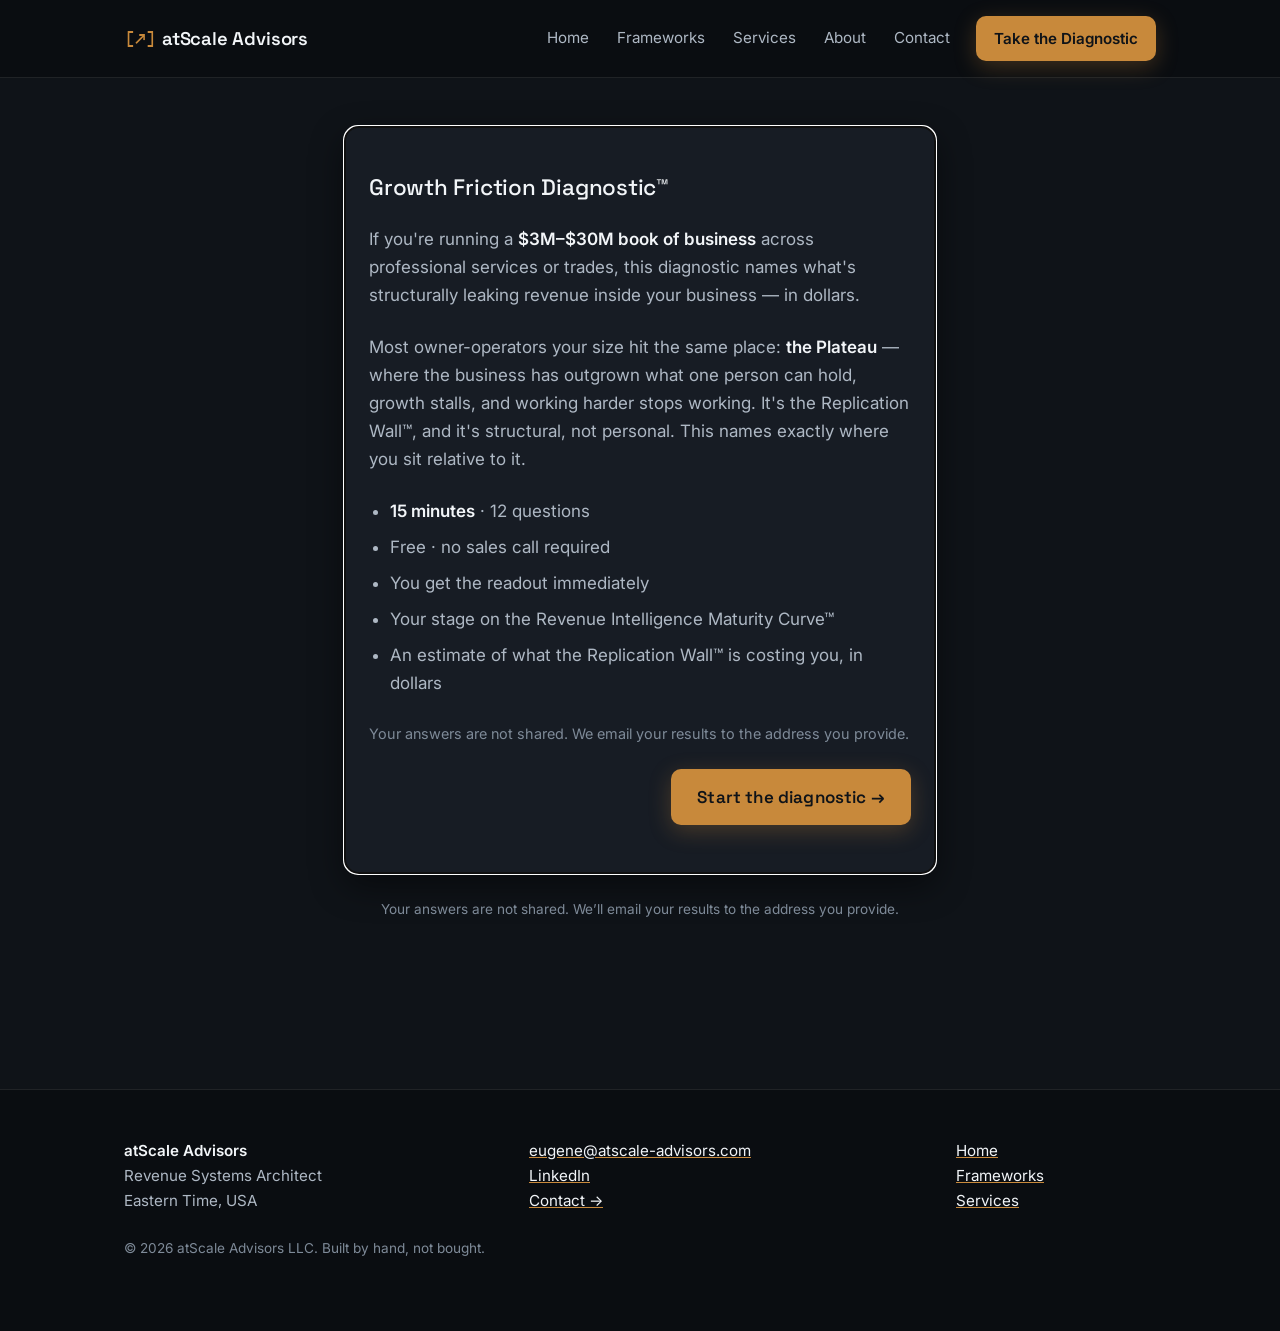
<file: diagnostic.html>
<!doctype html>
<html lang="en">
<head>
  <meta charset="utf-8" />
  <meta name="viewport" content="width=device-width, initial-scale=1" />
  <title>Growth Friction Diagnostic &mdash; atScale Advisors</title>
  <meta name="description" content="15 minutes. Free. No call required. Names what's keeping your $3M–$30M business dependent on you — and what it's costing you, in dollars." />
  <meta name="theme-color" content="#0F1318" />
  <link rel="preconnect" href="https://fonts.googleapis.com" />
  <link rel="preconnect" href="https://fonts.gstatic.com" crossorigin />
  <link rel="stylesheet" href="https://fonts.googleapis.com/css2?family=Inter:wght@400;500;600&family=Space+Grotesk:wght@500;600;700&family=IBM+Plex+Mono:wght@400;500&display=swap" />
  <link rel="stylesheet" href="css/styles.css" />
  <script src="js/track.js" defer></script>
</head>
<body>
  <header class="site-header">
    <div class="container">
      <a class="brand" href="index.html"><span class="brand-mark">[↗]</span>atScale Advisors</a>
      <button class="nav-toggle" aria-controls="primary-nav" aria-expanded="false">Menu</button>
      <nav class="nav" id="primary-nav" aria-label="Primary">
        <a href="index.html">Home</a>
        <a href="frameworks.html">Frameworks</a>
        <a href="services.html">Services</a>
        <a href="about.html">About</a>
        <a href="contact.html">Contact</a>
              <a href="diagnostic.html" class="nav-cta" aria-current="page">Take the Diagnostic</a>
      </nav>
    </div>
  </header>

  <main class="diagnostic-shell">
    <div class="diagnostic-wrap">

      <div class="diag-progress" id="diag-progress" hidden>
        <span id="diag-step-label">Question 1 of 12</span>
        <div class="diag-progress-bar"><div class="diag-progress-fill" id="diag-progress-fill"></div></div>
        <span id="diag-pct">0%</span>
      </div>

      <!-- The JS rendering target. Renders welcome → P1-P7 → Q1-Q12 → submitting → results. -->
      <div id="diag-stage" class="diag-card" aria-live="polite" aria-atomic="true" tabindex="-1">
        <!-- initial loading state, replaced by JS -->
        <h2>Growth Friction Diagnostic&trade;</h2>
        <p>Loading the diagnostic&hellip;</p>
        <p class="muted" style="font-size: 0.92rem;">If this doesn&rsquo;t move in a few seconds, your browser may be blocking JavaScript. Either way, there are two ways forward: email <a href="mailto:eugene@atscale-advisors.com">eugene@atscale-advisors.com</a>, or <a href="https://calendly.com/eugene-atscale-advisors/strategy-discovery">book a free Strategy Discovery call</a> and we&rsquo;ll walk through your business live.</p>
      </div>
      <noscript>
        <div class="diag-card" style="margin-top: var(--gap-md); border-color: var(--bronze);">
          <p><strong>The diagnostic needs JavaScript to run</strong> &mdash; it scores your answers in your browser, privately, with nothing stored on a server.</p>
          <p>No problem either way. Get the same outcome from a person: <a href="https://calendly.com/eugene-atscale-advisors/strategy-discovery">book a free 30-minute Strategy Discovery call</a>, or email <a href="mailto:eugene@atscale-advisors.com">eugene@atscale-advisors.com</a> and we&rsquo;ll find your Replication Wall together.</p>
        </div>
      </noscript>

      <p class="muted" style="text-align:center; margin-top: var(--gap-md); font-size: 0.85rem;">
        Your answers are not shared. We&rsquo;ll email your results to the address you provide.
      </p>
    </div>
  </main>

  <footer class="site-footer">
    <div class="container">
      <div class="row">
        <div class="col"><strong>atScale Advisors</strong><br>Revenue Systems Architect<br>Eastern Time, USA</div>
        <div class="col"><a href="mailto:eugene@atscale-advisors.com">eugene@atscale-advisors.com</a><br><a href="https://www.linkedin.com/in/eugene-coleman" rel="noopener">LinkedIn</a><br><a href="contact.html">Contact &rarr;</a></div>
        <div class="col"><a href="index.html">Home</a><br><a href="frameworks.html">Frameworks</a><br><a href="services.html">Services</a></div>
      </div>
      <p class="small">&copy; 2026 atScale Advisors LLC. Built by hand, not bought.</p>
    </div>
  </footer>

  <script src="js/diagnostic.js"></script>
  <script src="js/nav.js" defer></script>
</body>
</html>
</file>
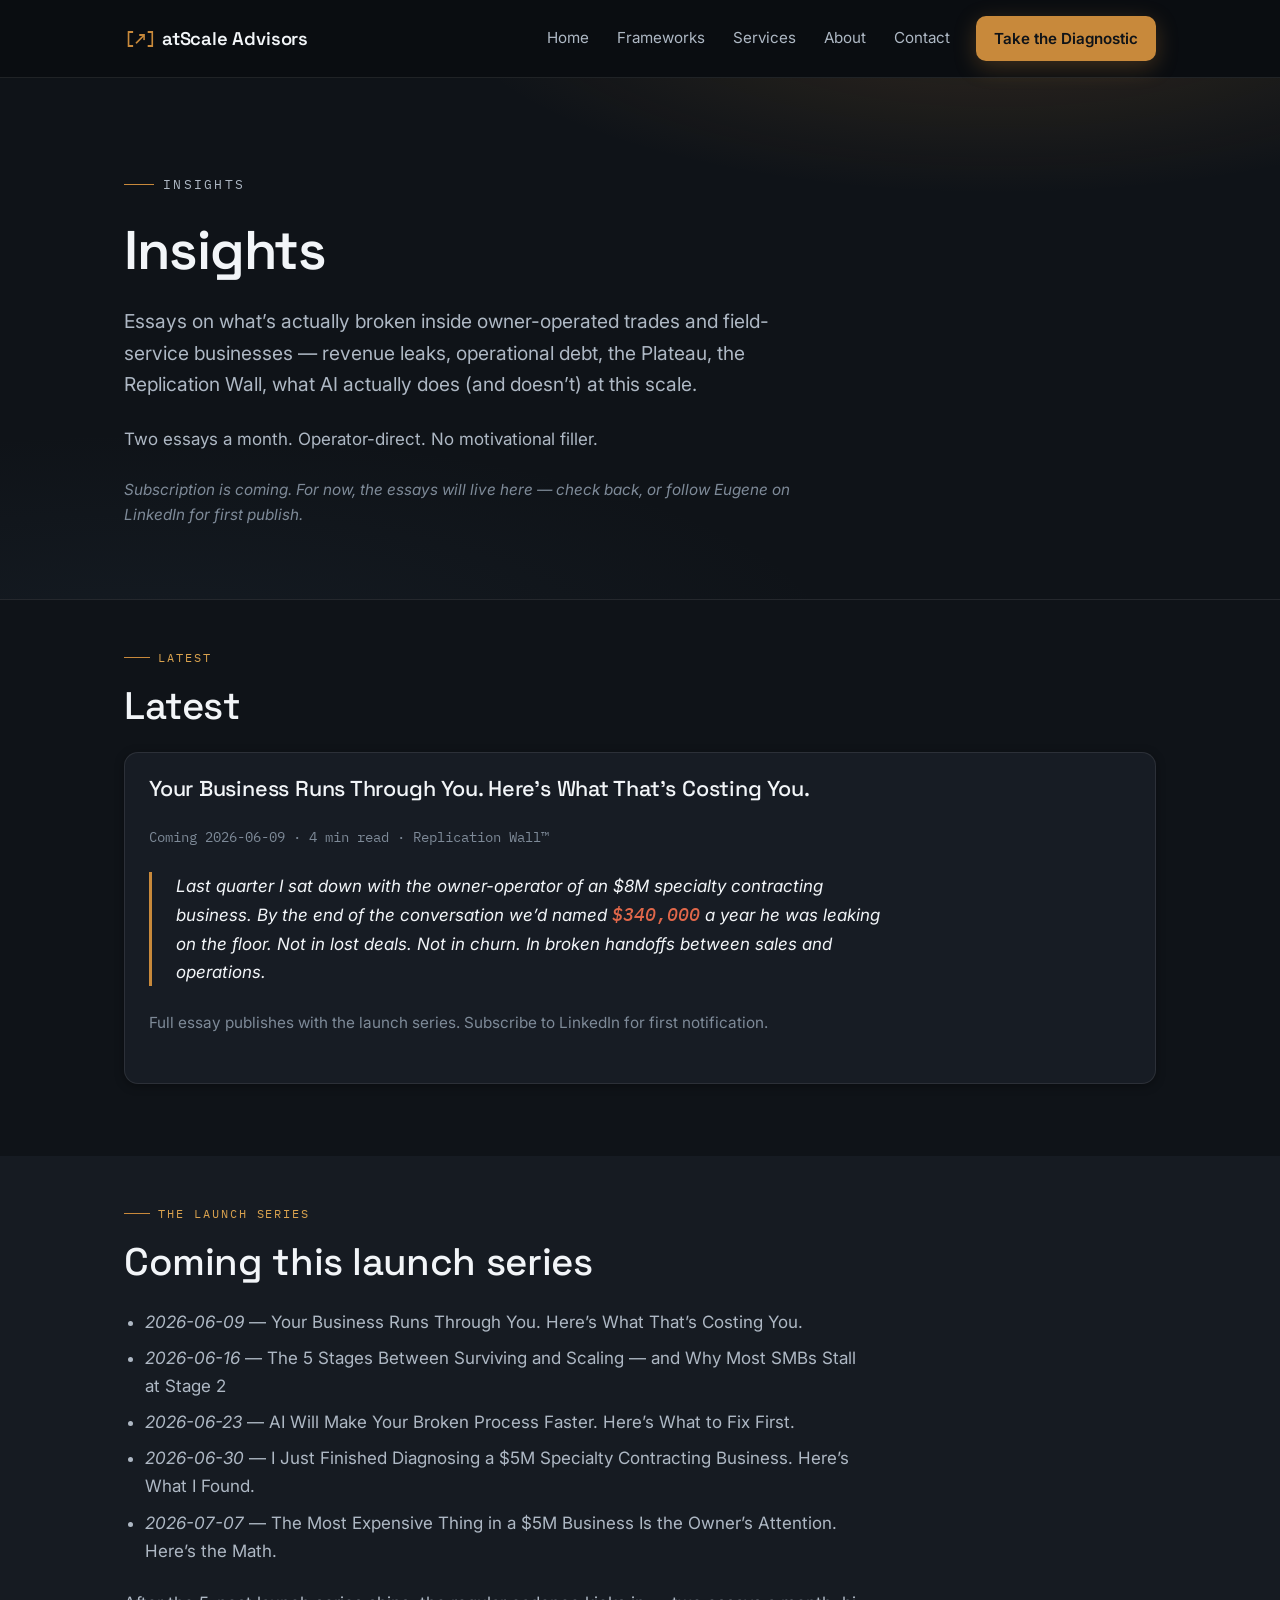
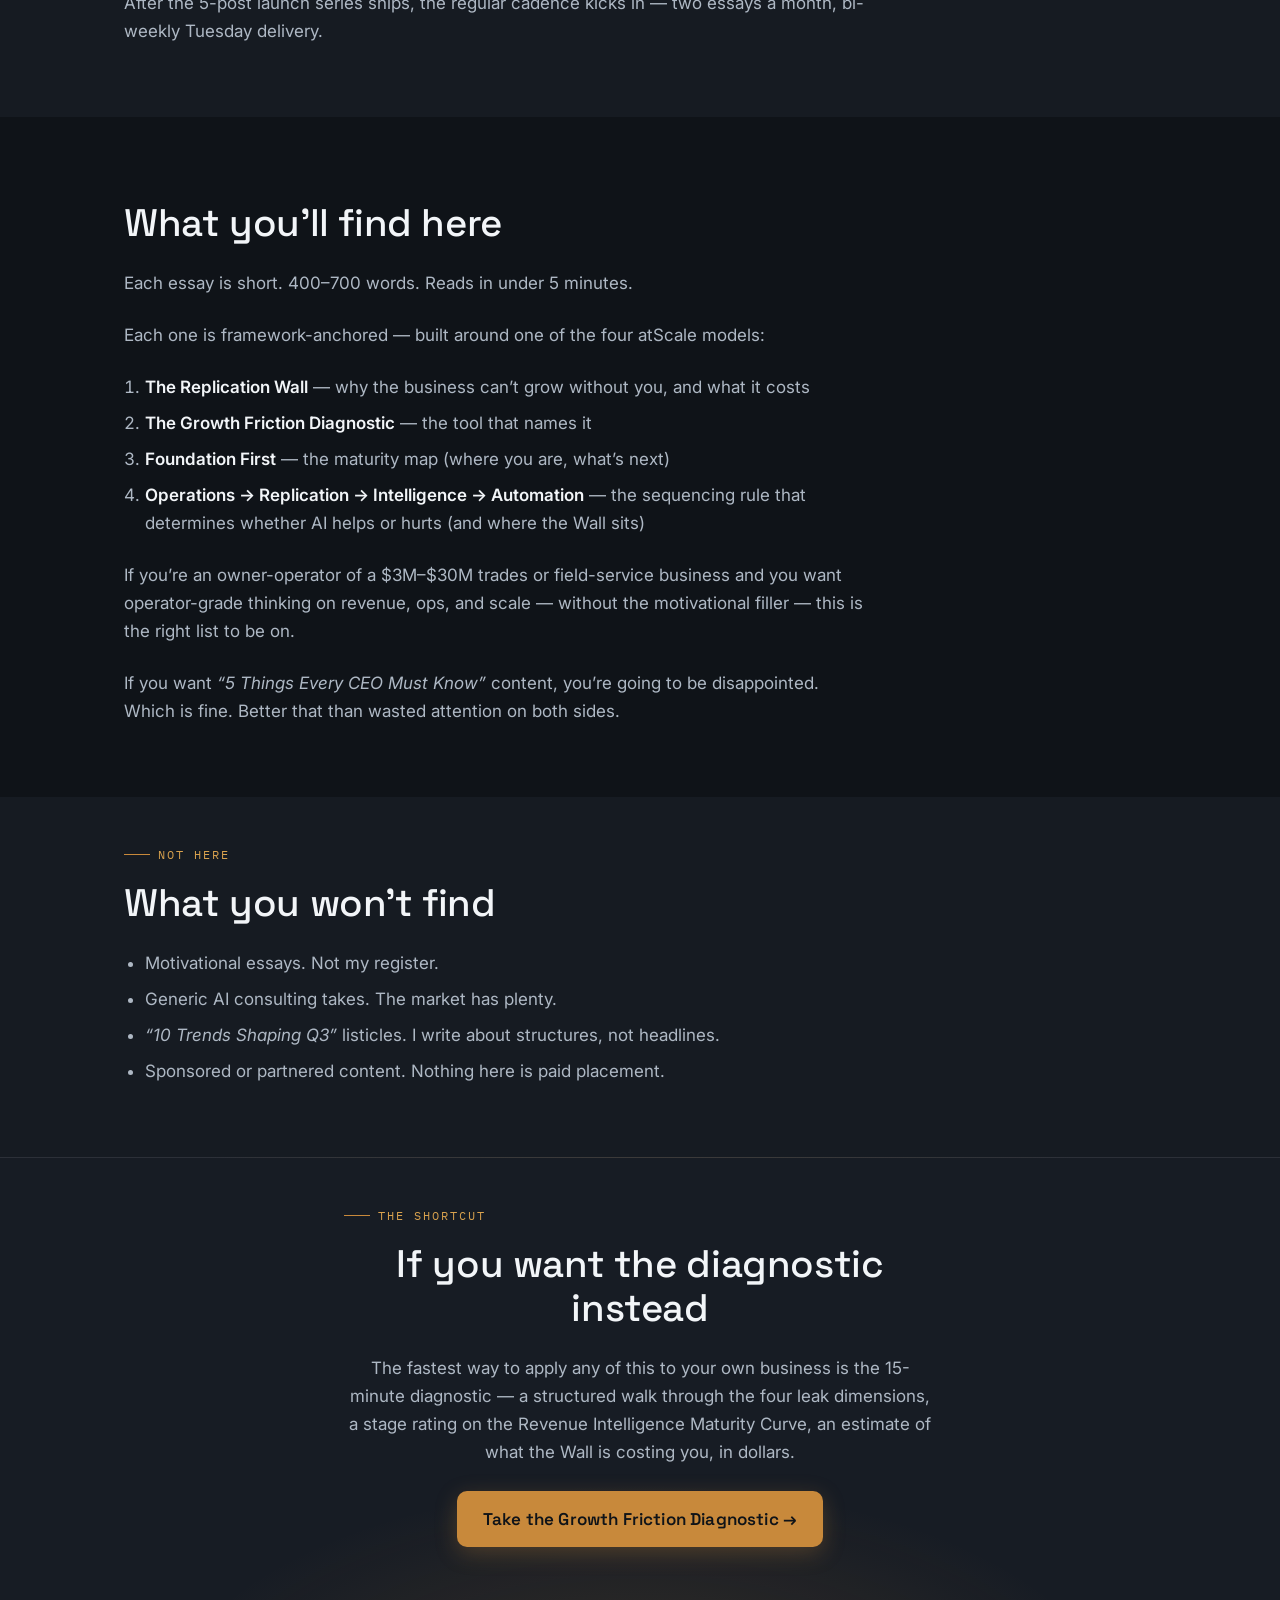
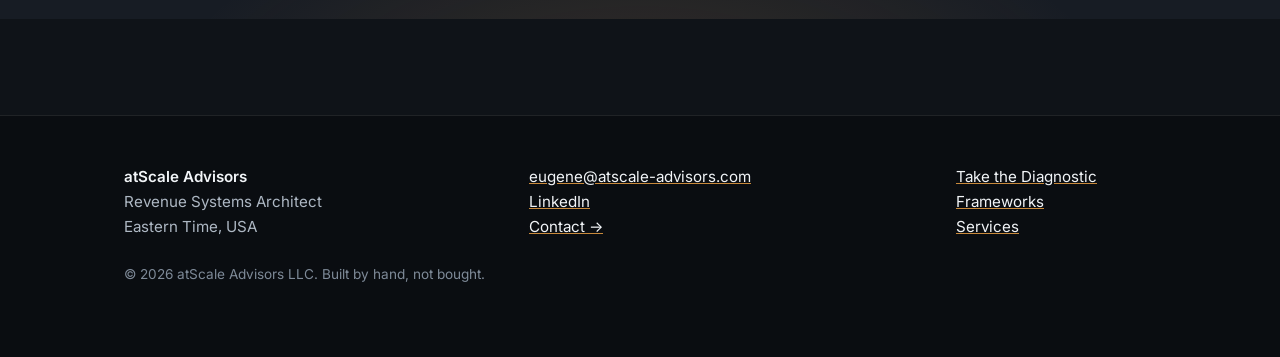
<file: insights.html>
<!doctype html>
<html lang="en">
<head>
  <meta charset="utf-8" />
  <meta name="viewport" content="width=device-width, initial-scale=1" />
  <title>Insights &mdash; atScale Advisors</title>
  <meta name="description" content="Essays on what's actually broken inside owner-operated trades and field-service businesses. Two a month. Operator-direct. No motivational filler." />
  <meta name="theme-color" content="#0F1318" />
  <link rel="preconnect" href="https://fonts.googleapis.com" />
  <link rel="preconnect" href="https://fonts.gstatic.com" crossorigin />
  <link rel="stylesheet" href="https://fonts.googleapis.com/css2?family=Inter:wght@400;500;600&family=Space+Grotesk:wght@500;600;700&family=IBM+Plex+Mono:wght@400;500&display=swap" />
  <link rel="stylesheet" href="css/styles.css" />
  <script src="js/track.js" defer></script>
  <script src="js/reveal.js"></script>
</head>
<body>
  <header class="site-header">
    <div class="container">
      <a class="brand" href="index.html"><span class="brand-mark">[↗]</span>atScale Advisors</a>
      <button class="nav-toggle" aria-controls="primary-nav" aria-expanded="false">Menu</button>
      <nav class="nav" id="primary-nav" aria-label="Primary">
        <a href="index.html">Home</a>
        <a href="frameworks.html">Frameworks</a>
        <a href="services.html">Services</a>
        <a href="about.html">About</a>
        <a href="contact.html">Contact</a>
        <a href="diagnostic.html" class="nav-cta">Take the Diagnostic</a>
      </nav>
    </div>
  </header>

  <main>
    <section class="hero">
      <div class="container">
        <p class="hero-kicker" data-reveal>Insights</p>
        <h1 data-reveal data-delay="1">Insights</h1>
        <p class="lede" data-reveal data-delay="2">Essays on what&rsquo;s actually broken inside owner-operated trades and field-service businesses &mdash; revenue leaks, operational debt, the Plateau, the Replication Wall, what AI actually does (and doesn&rsquo;t) at this scale.</p>
        <p data-reveal data-delay="3">Two essays a month. Operator-direct. No motivational filler.</p>
        <p class="muted" style="font-style: italic;" data-reveal data-delay="4">Subscription is coming. For now, the essays will live here &mdash; check back, or follow Eugene on LinkedIn for first publish.</p>
      </div>
    </section>

    <section>
      <div class="container">
        <p class="eyebrow" data-reveal>Latest</p>
        <h2 data-reveal style="margin-top:0;">Latest</h2>
        <article class="card" data-reveal>
          <span class="tick-bl"></span><span class="tick-br"></span>
          <h3 style="margin-top:0;">Your Business Runs Through You. Here&rsquo;s What That&rsquo;s Costing You.</h3>
          <p class="muted" style="font-family: var(--font-mono); font-size: 0.85rem;">Coming 2026-06-09 &middot; 4 min read &middot; Replication Wall&trade;</p>
          <blockquote style="margin: var(--gap-md) 0;">
            Last quarter I sat down with the owner-operator of an $8M specialty contracting business. By the end of the conversation we&rsquo;d named <span class="figure">$340,000</span> a year he was leaking on the floor. Not in lost deals. Not in churn. In broken handoffs between sales and operations.
          </blockquote>
          <p class="muted">Full essay publishes with the launch series. Subscribe to LinkedIn for first notification.</p>
        </article>
      </div>
    </section>

    <section class="alt">
      <div class="container">
        <p class="eyebrow" data-reveal>The launch series</p>
        <h2 data-reveal style="margin-top:0;">Coming this launch series</h2>
        <ul>
          <li data-reveal data-delay="1"><em>2026-06-09</em> &mdash; Your Business Runs Through You. Here&rsquo;s What That&rsquo;s Costing You.</li>
          <li data-reveal data-delay="2"><em>2026-06-16</em> &mdash; The 5 Stages Between Surviving and Scaling &mdash; and Why Most SMBs Stall at Stage 2</li>
          <li data-reveal data-delay="3"><em>2026-06-23</em> &mdash; AI Will Make Your Broken Process Faster. Here&rsquo;s What to Fix First.</li>
          <li data-reveal data-delay="4"><em>2026-06-30</em> &mdash; I Just Finished Diagnosing a $5M Specialty Contracting Business. Here&rsquo;s What I Found.</li>
          <li data-reveal data-delay="5"><em>2026-07-07</em> &mdash; The Most Expensive Thing in a $5M Business Is the Owner&rsquo;s Attention. Here&rsquo;s the Math.</li>
        </ul>
        <p data-reveal>After the 5-post launch series ships, the regular cadence kicks in &mdash; two essays a month, bi-weekly Tuesday delivery.</p>
      </div>
    </section>

    <section>
      <div class="container">
        <p class="eyebrow" data-reveal>What you'll find</p>
        <h2 data-reveal style="margin-top:0;">What you&rsquo;ll find here</h2>
        <p data-reveal>Each essay is short. 400&ndash;700 words. Reads in under 5 minutes.</p>
        <p data-reveal>Each one is framework-anchored &mdash; built around one of the four atScale models:</p>
        <ol>
          <li data-reveal data-delay="1"><strong>The Replication Wall</strong> &mdash; why the business can&rsquo;t grow without you, and what it costs</li>
          <li data-reveal data-delay="2"><strong>The Growth Friction Diagnostic</strong> &mdash; the tool that names it</li>
          <li data-reveal data-delay="3"><strong>Foundation First</strong> &mdash; the maturity map (where you are, what&rsquo;s next)</li>
          <li data-reveal data-delay="4"><strong>Operations &rarr; Replication &rarr; Intelligence &rarr; Automation</strong> &mdash; the sequencing rule that determines whether AI helps or hurts (and where the Wall sits)</li>
        </ol>
        <p data-reveal>If you&rsquo;re an owner-operator of a $3M&ndash;$30M trades or field-service business and you want operator-grade thinking on revenue, ops, and scale &mdash; without the motivational filler &mdash; this is the right list to be on.</p>
        <p data-reveal>If you want <em>&ldquo;5 Things Every CEO Must Know&rdquo;</em> content, you&rsquo;re going to be disappointed. Which is fine. Better that than wasted attention on both sides.</p>
      </div>
    </section>

    <section class="alt">
      <div class="container">
        <p class="eyebrow" data-reveal>Not here</p>
        <h2 data-reveal style="margin-top:0;">What you won&rsquo;t find</h2>
        <ul>
          <li data-reveal data-delay="1">Motivational essays. Not my register.</li>
          <li data-reveal data-delay="2">Generic AI consulting takes. The market has plenty.</li>
          <li data-reveal data-delay="3"><em>&ldquo;10 Trends Shaping Q3&rdquo;</em> listicles. I write about structures, not headlines.</li>
          <li data-reveal data-delay="4">Sponsored or partnered content. Nothing here is paid placement.</li>
        </ul>
      </div>
    </section>

    <section class="cta-band">
      <div class="container-narrow" style="text-align:center;">
        <p class="eyebrow" data-reveal>The shortcut</p>
        <h2 data-reveal style="margin-top:0;">If you want the diagnostic instead</h2>
        <p data-reveal>The fastest way to apply any of this to your own business is the 15-minute diagnostic &mdash; a structured walk through the four leak dimensions, a stage rating on the Revenue Intelligence Maturity Curve, an estimate of what the Wall is costing you, in dollars.</p>
        <p data-reveal><a class="btn" href="diagnostic.html">Take the Growth Friction Diagnostic &rarr;</a></p>
      </div>
    </section>
  </main>

  <footer class="site-footer">
    <div class="container">
      <div class="row">
        <div class="col"><strong>atScale Advisors</strong><br>Revenue Systems Architect<br>Eastern Time, USA</div>
        <div class="col"><a href="mailto:eugene@atscale-advisors.com">eugene@atscale-advisors.com</a><br><a href="https://www.linkedin.com/in/eugene-coleman" rel="noopener">LinkedIn</a><br><a href="contact.html">Contact &rarr;</a></div>
        <div class="col"><a href="diagnostic.html">Take the Diagnostic</a><br><a href="frameworks.html">Frameworks</a><br><a href="services.html">Services</a></div>
      </div>
      <p class="small">&copy; 2026 atScale Advisors LLC. Built by hand, not bought.</p>
    </div>
  </footer>
  <script src="js/nav.js" defer></script>
</body>
</html>
</file>
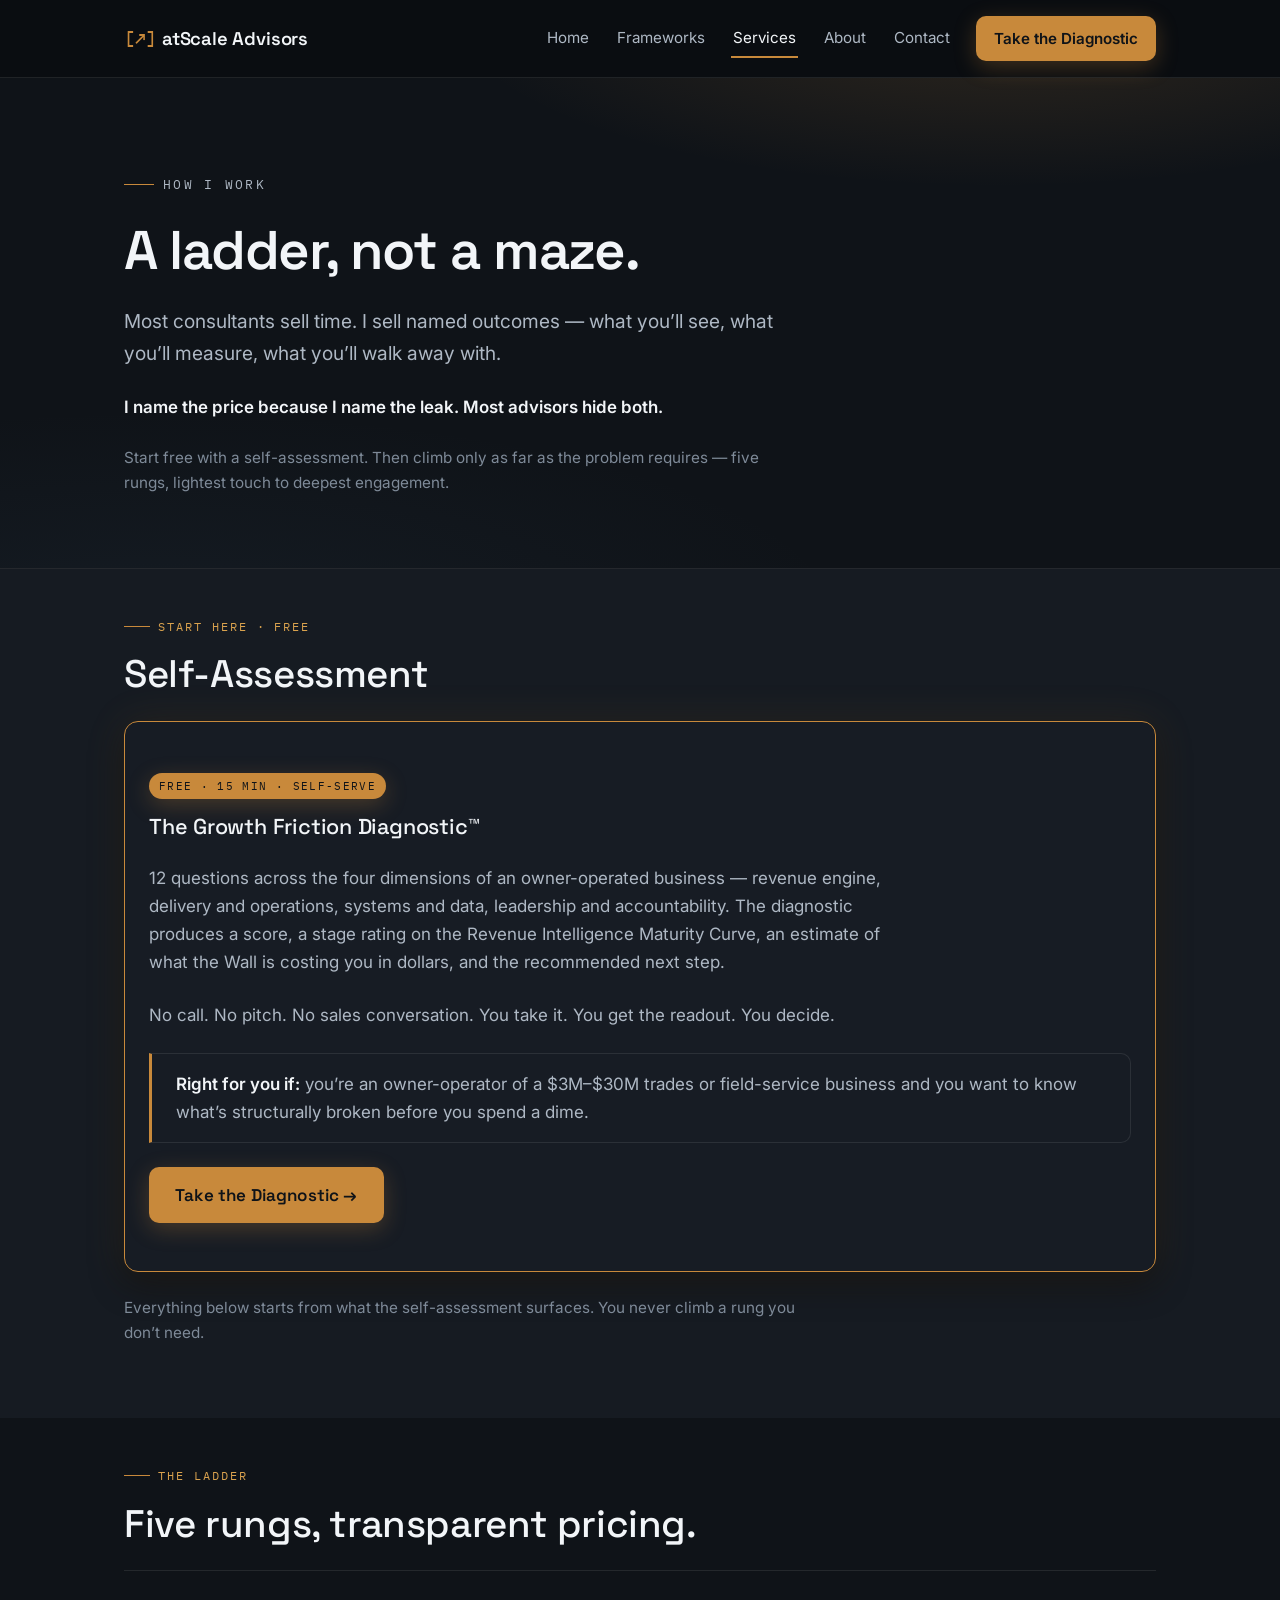
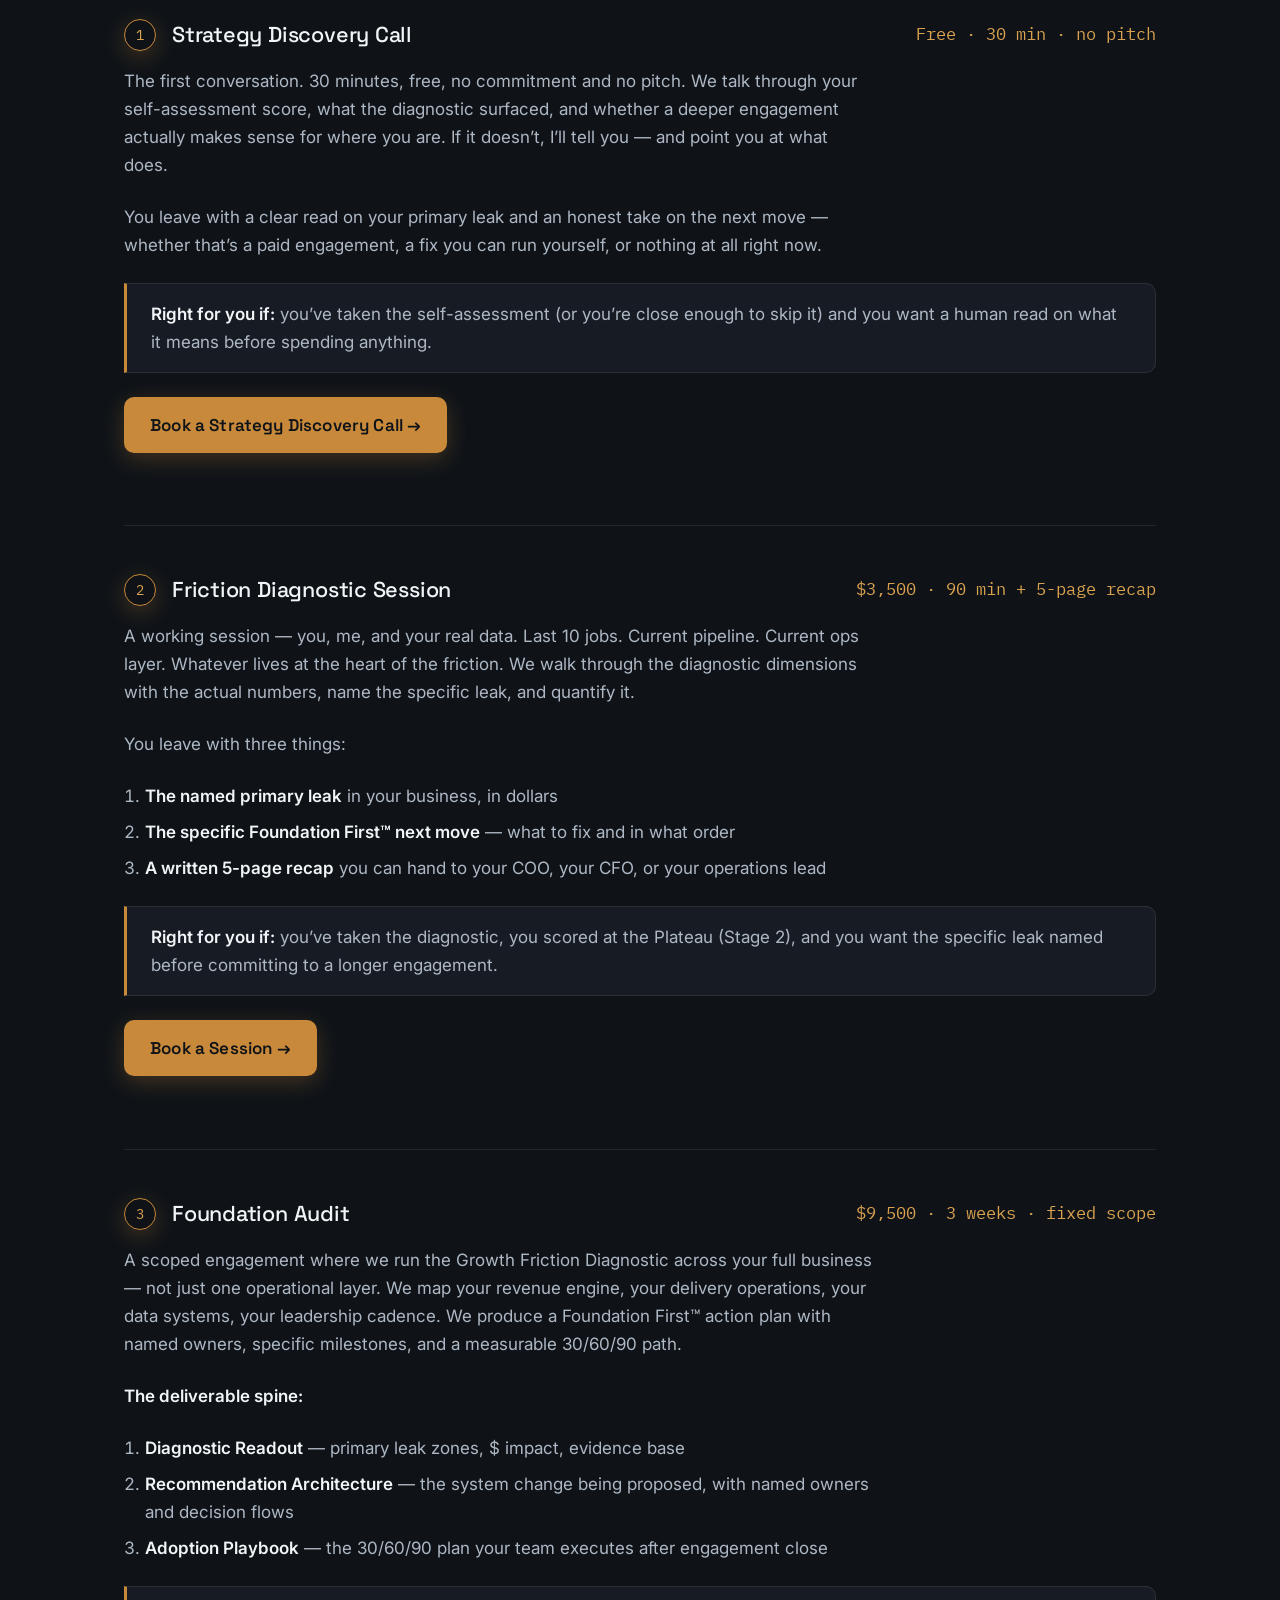
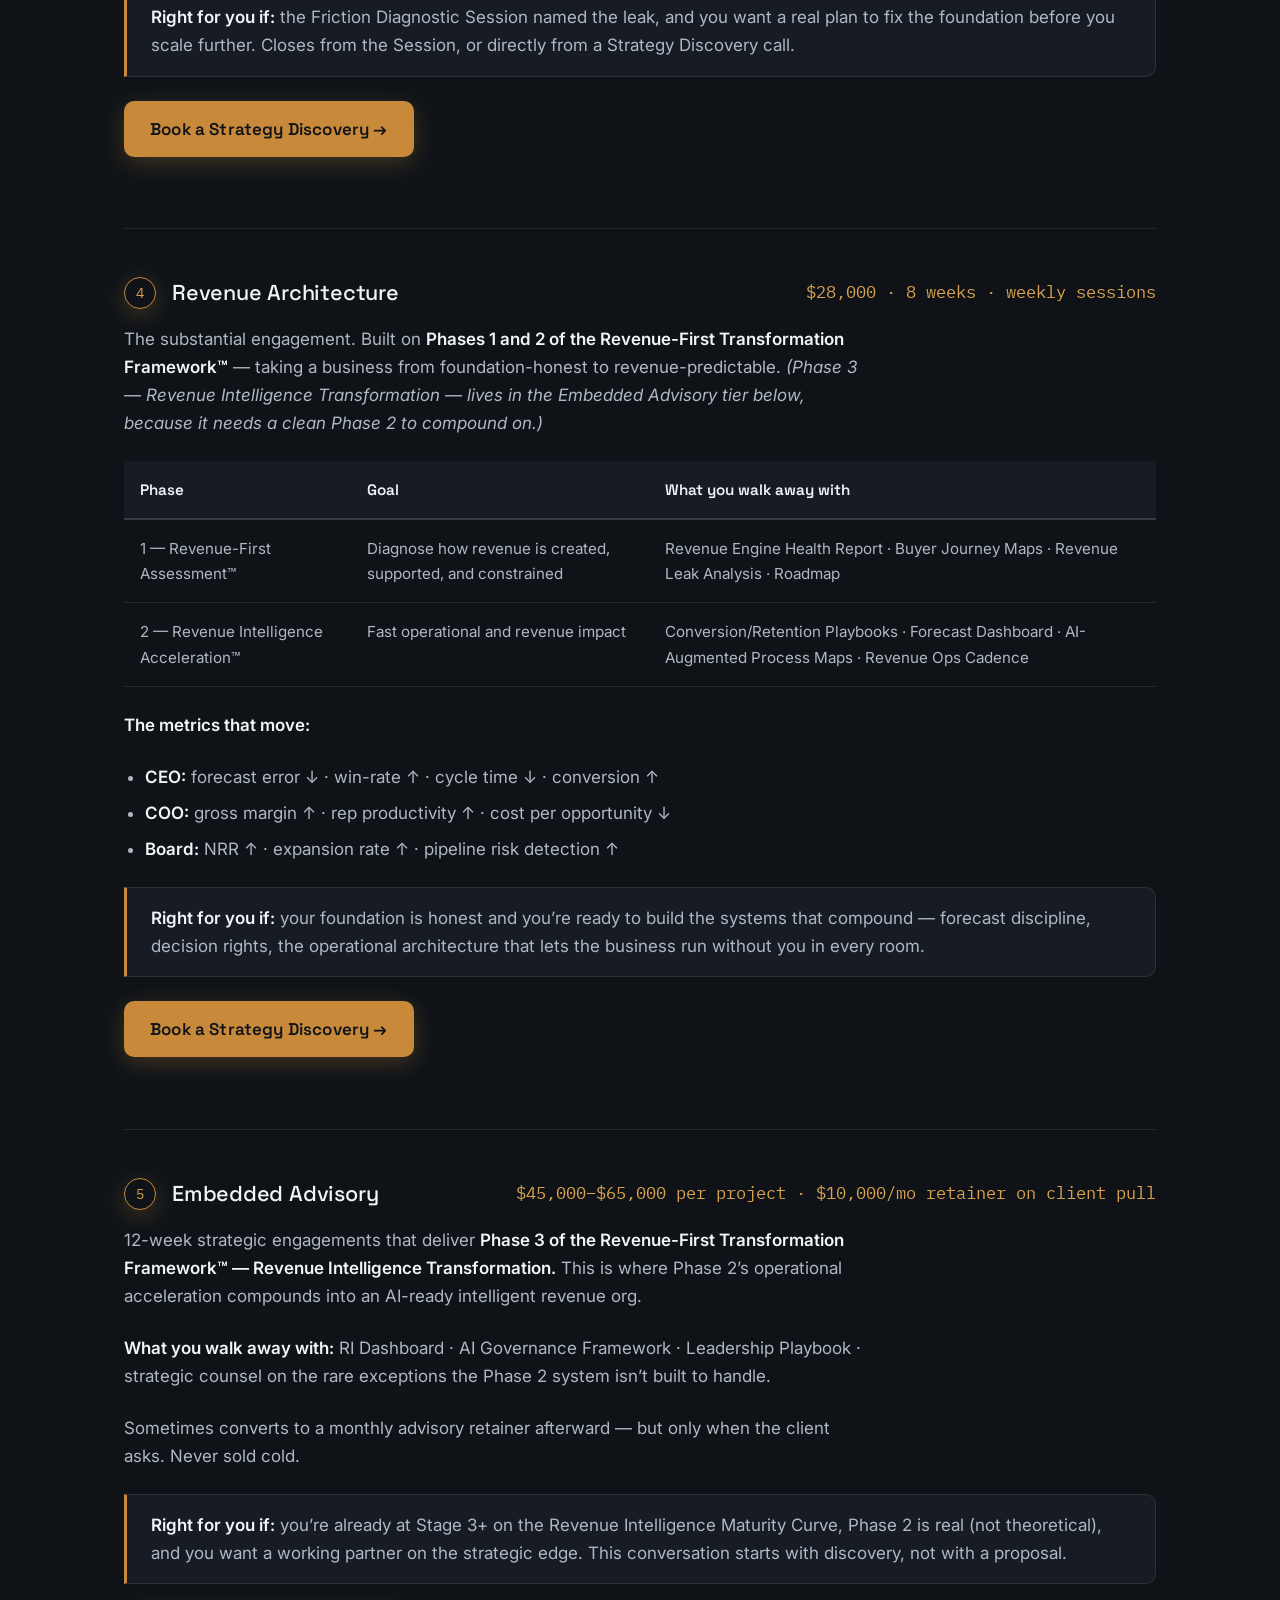
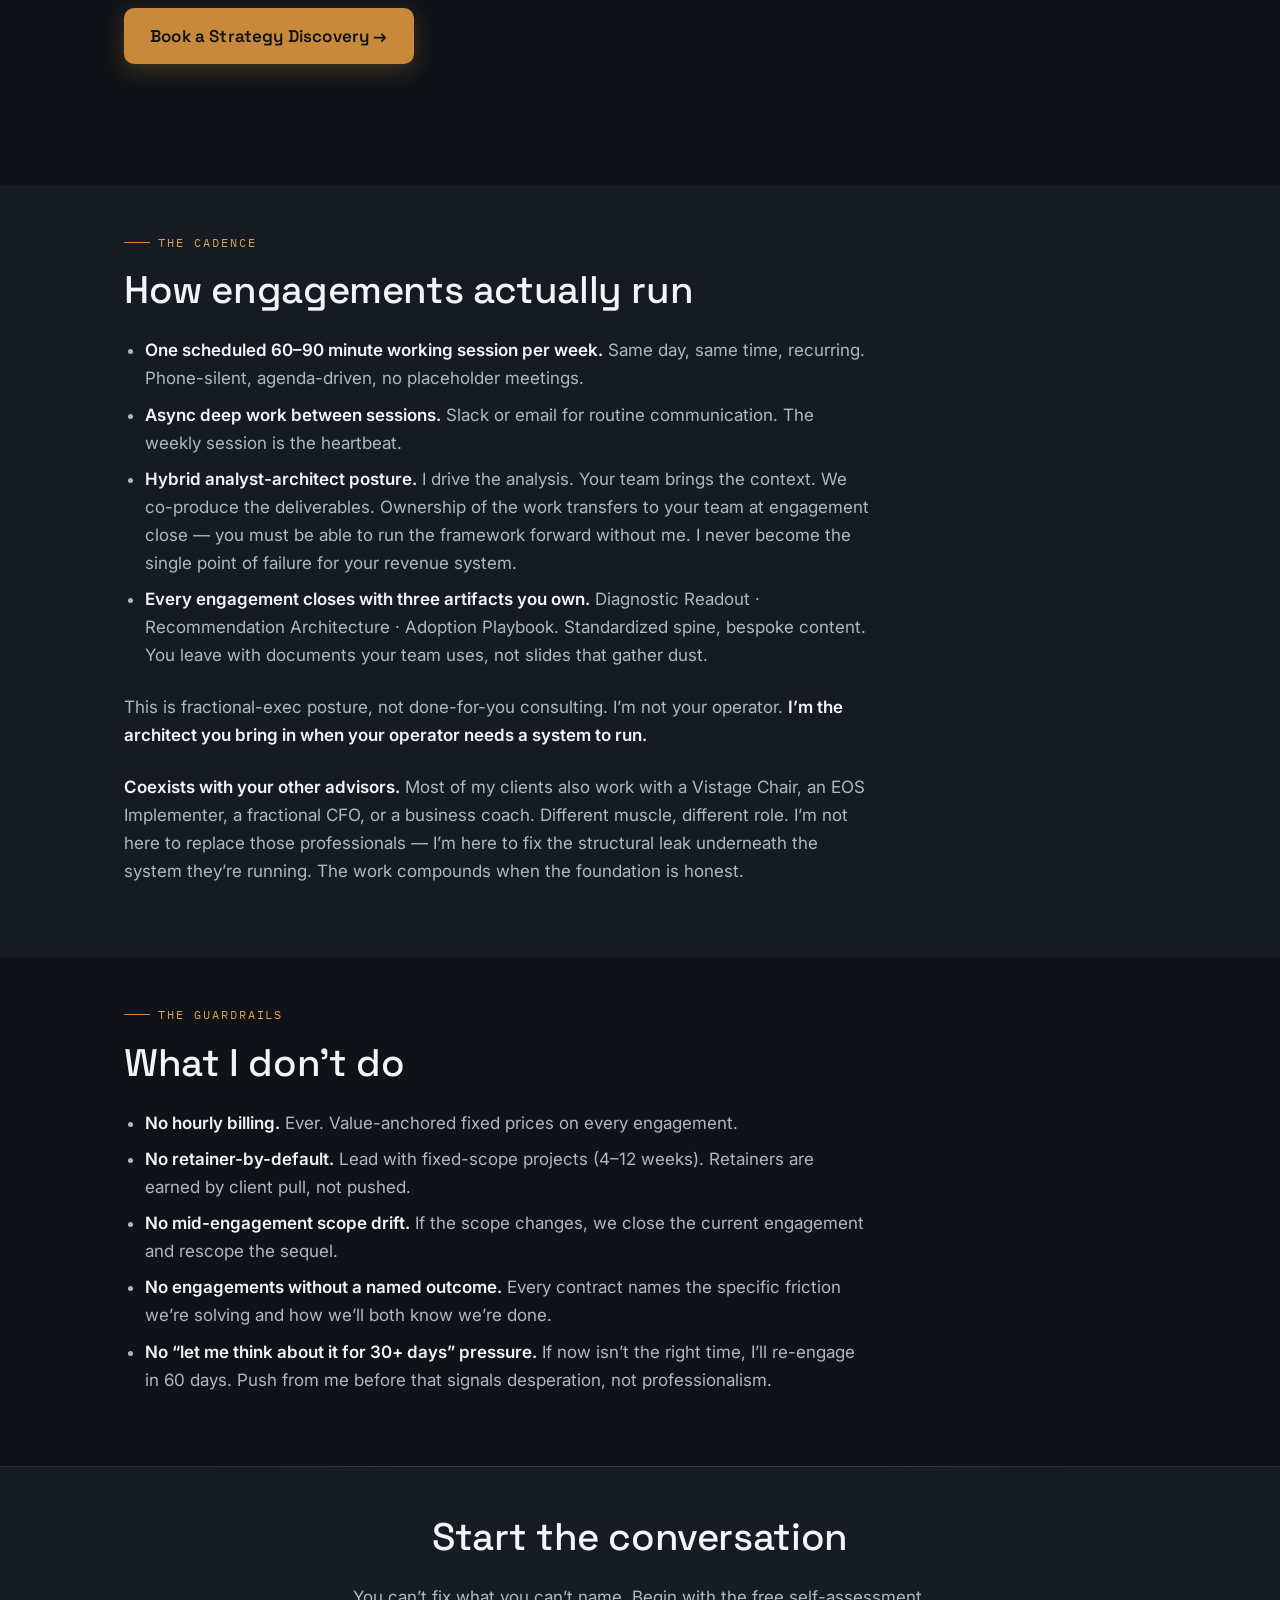
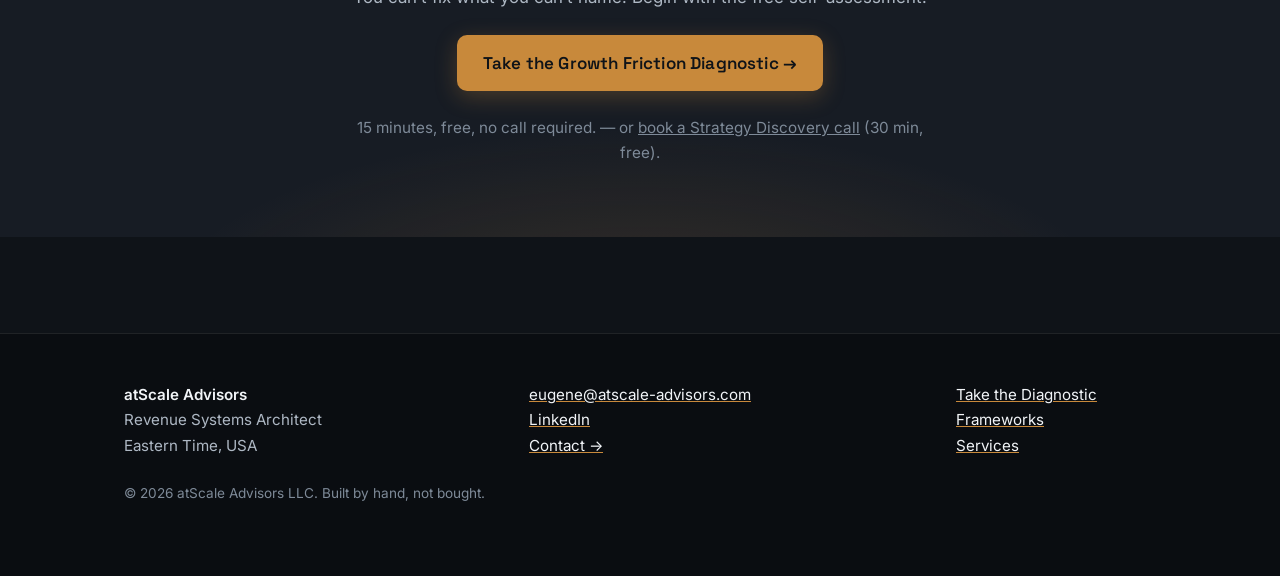
<file: services.html>
<!doctype html>
<html lang="en">
<head>
  <meta charset="utf-8" />
  <meta name="viewport" content="width=device-width, initial-scale=1" />
  <title>How I work &mdash; atScale Advisors</title>
  <meta name="description" content="Start with a free self-assessment, then a ladder of engagement rungs with transparent pricing — from a free Strategy Discovery call to embedded advisory. Named outcomes, not hourly billing." />
  <meta name="theme-color" content="#0F1318" />
  <link rel="preconnect" href="https://fonts.googleapis.com" />
  <link rel="preconnect" href="https://fonts.gstatic.com" crossorigin />
  <link rel="stylesheet" href="https://fonts.googleapis.com/css2?family=Inter:wght@400;500;600&family=Space+Grotesk:wght@500;600;700&family=IBM+Plex+Mono:wght@400;500&display=swap" />
  <link rel="stylesheet" href="css/styles.css" />
  <script src="js/track.js" defer></script>
  <script src="js/reveal.js"></script>
</head>
<body>
  <header class="site-header">
    <div class="container">
      <a class="brand" href="index.html"><span class="brand-mark">[↗]</span>atScale Advisors</a>
      <button class="nav-toggle" aria-controls="primary-nav" aria-expanded="false">Menu</button>
      <nav class="nav" id="primary-nav" aria-label="Primary">
        <a href="index.html">Home</a>
        <a href="frameworks.html">Frameworks</a>
        <a href="services.html" aria-current="page">Services</a>
        <a href="about.html">About</a>
        <a href="contact.html">Contact</a>
        <a href="diagnostic.html" class="nav-cta">Take the Diagnostic</a>
      </nav>
    </div>
  </header>

  <main>
    <section class="hero">
      <div class="container">
        <p class="hero-kicker" data-reveal>How I work</p>
        <h1 data-reveal data-delay="1">A ladder, not a maze.</h1>
        <p class="lede" data-reveal data-delay="2">Most consultants sell time. I sell named outcomes &mdash; what you&rsquo;ll see, what you&rsquo;ll measure, what you&rsquo;ll walk away with.</p>
        <p data-reveal data-delay="3"><strong>I name the price because I name the leak. Most advisors hide both.</strong></p>
        <p class="muted" data-reveal data-delay="4">Start free with a self-assessment. Then climb only as far as the problem requires &mdash; five rungs, lightest touch to deepest engagement.</p>
      </div>
    </section>

    <!-- ============ SELF ASSESSMENT — the free entry step ============ -->
    <section class="alt">
      <div class="container">
        <p class="eyebrow" data-reveal>Start here · free</p>
        <h2 data-reveal style="margin-top:0;">Self-Assessment</h2>
        <div class="self-assess" data-reveal data-delay="1">
          <span class="pill">Free · 15 min · self-serve</span>
          <h3>The Growth Friction Diagnostic&trade;</h3>
          <p>12 questions across the four dimensions of an owner-operated business &mdash; revenue engine, delivery and operations, systems and data, leadership and accountability. The diagnostic produces a score, a stage rating on the Revenue Intelligence Maturity Curve, an estimate of what the Wall is costing you in dollars, and the recommended next step.</p>
          <p>No call. No pitch. No sales conversation. You take it. You get the readout. You decide.</p>
          <div class="rung-fit"><strong>Right for you if:</strong> you&rsquo;re an owner-operator of a $3M&ndash;$30M trades or field-service business and you want to know what&rsquo;s structurally broken before you spend a dime.</div>
          <p style="margin-bottom:0;"><a class="btn" href="diagnostic.html">Take the Diagnostic &rarr;</a></p>
        </div>
        <p class="muted" data-reveal>Everything below starts from what the self-assessment surfaces. You never climb a rung you don&rsquo;t need.</p>
      </div>
    </section>

    <!-- ============ THE RUNGS ============ -->
    <section>
      <div class="container">
        <p class="eyebrow" data-reveal>The ladder</p>
        <h2 data-reveal style="margin-top:0;">Five rungs, transparent pricing.</h2>

        <article class="rung" id="rung-1" data-reveal>
          <div class="rung-head">
            <div class="rung-title"><span class="rung-num">1</span><h3>Strategy Discovery Call</h3></div>
            <span class="rung-price">Free &middot; 30 min &middot; no pitch</span>
          </div>
          <p>The first conversation. 30 minutes, free, no commitment and no pitch. We talk through your self-assessment score, what the diagnostic surfaced, and whether a deeper engagement actually makes sense for where you are. If it doesn&rsquo;t, I&rsquo;ll tell you &mdash; and point you at what does.</p>
          <p>You leave with a clear read on your primary leak and an honest take on the next move &mdash; whether that&rsquo;s a paid engagement, a fix you can run yourself, or nothing at all right now.</p>
          <div class="rung-fit"><strong>Right for you if:</strong> you&rsquo;ve taken the self-assessment (or you&rsquo;re close enough to skip it) and you want a human read on what it means before spending anything.</div>
          <p><a class="btn" href="https://calendly.com/eugene-atscale-advisors/strategy-discovery">Book a Strategy Discovery Call &rarr;</a></p>
        </article>

        <article class="rung" id="rung-2" data-reveal>
          <div class="rung-head">
            <div class="rung-title"><span class="rung-num">2</span><h3>Friction Diagnostic Session</h3></div>
            <span class="rung-price">$3,500 &middot; 90 min + 5-page recap</span>
          </div>
          <p>A working session &mdash; you, me, and your real data. Last 10 jobs. Current pipeline. Current ops layer. Whatever lives at the heart of the friction. We walk through the diagnostic dimensions with the actual numbers, name the specific leak, and quantify it.</p>
          <p>You leave with three things:</p>
          <ol>
            <li><strong>The named primary leak</strong> in your business, in dollars</li>
            <li><strong>The specific Foundation First&trade; next move</strong> &mdash; what to fix and in what order</li>
            <li><strong>A written 5-page recap</strong> you can hand to your COO, your CFO, or your operations lead</li>
          </ol>
          <div class="rung-fit"><strong>Right for you if:</strong> you&rsquo;ve taken the diagnostic, you scored at the Plateau (Stage 2), and you want the specific leak named before committing to a longer engagement.</div>
          <p><a class="btn" href="https://calendly.com/eugene-atscale-advisors/friction-diagnostic-session">Book a Session &rarr;</a></p>
        </article>

        <article class="rung" id="rung-3" data-reveal>
          <div class="rung-head">
            <div class="rung-title"><span class="rung-num">3</span><h3>Foundation Audit</h3></div>
            <span class="rung-price">$9,500 &middot; 3 weeks &middot; fixed scope</span>
          </div>
          <p>A scoped engagement where we run the Growth Friction Diagnostic across your full business &mdash; not just one operational layer. We map your revenue engine, your delivery operations, your data systems, your leadership cadence. We produce a Foundation First&trade; action plan with named owners, specific milestones, and a measurable 30/60/90 path.</p>
          <p><strong>The deliverable spine:</strong></p>
          <ol>
            <li><strong>Diagnostic Readout</strong> &mdash; primary leak zones, $ impact, evidence base</li>
            <li><strong>Recommendation Architecture</strong> &mdash; the system change being proposed, with named owners and decision flows</li>
            <li><strong>Adoption Playbook</strong> &mdash; the 30/60/90 plan your team executes after engagement close</li>
          </ol>
          <div class="rung-fit"><strong>Right for you if:</strong> the Friction Diagnostic Session named the leak, and you want a real plan to fix the foundation before you scale further. Closes from the Session, or directly from a Strategy Discovery call.</div>
          <p><a class="btn" href="https://calendly.com/eugene-atscale-advisors/strategy-discovery">Book a Strategy Discovery &rarr;</a></p>
        </article>

        <article class="rung" id="rung-4" data-reveal>
          <div class="rung-head">
            <div class="rung-title"><span class="rung-num">4</span><h3>Revenue Architecture</h3></div>
            <span class="rung-price">$28,000 &middot; 8 weeks &middot; weekly sessions</span>
          </div>
          <p>The substantial engagement. Built on <strong>Phases 1 and 2 of the Revenue-First Transformation Framework&trade;</strong> &mdash; taking a business from foundation-honest to revenue-predictable. <em>(Phase 3 &mdash; Revenue Intelligence Transformation &mdash; lives in the Embedded Advisory tier below, because it needs a clean Phase 2 to compound on.)</em></p>
          <table>
            <thead>
              <tr><th>Phase</th><th>Goal</th><th>What you walk away with</th></tr>
            </thead>
            <tbody>
              <tr>
                <td>1 &mdash; Revenue-First Assessment&trade;</td>
                <td>Diagnose how revenue is created, supported, and constrained</td>
                <td>Revenue Engine Health Report &middot; Buyer Journey Maps &middot; Revenue Leak Analysis &middot; Roadmap</td>
              </tr>
              <tr>
                <td>2 &mdash; Revenue Intelligence Acceleration&trade;</td>
                <td>Fast operational and revenue impact</td>
                <td>Conversion/Retention Playbooks &middot; Forecast Dashboard &middot; AI-Augmented Process Maps &middot; Revenue Ops Cadence</td>
              </tr>
            </tbody>
          </table>
          <p><strong>The metrics that move:</strong></p>
          <ul>
            <li><strong>CEO:</strong> forecast error &darr; &middot; win-rate &uarr; &middot; cycle time &darr; &middot; conversion &uarr;</li>
            <li><strong>COO:</strong> gross margin &uarr; &middot; rep productivity &uarr; &middot; cost per opportunity &darr;</li>
            <li><strong>Board:</strong> NRR &uarr; &middot; expansion rate &uarr; &middot; pipeline risk detection &uarr;</li>
          </ul>
          <div class="rung-fit"><strong>Right for you if:</strong> your foundation is honest and you&rsquo;re ready to build the systems that compound &mdash; forecast discipline, decision rights, the operational architecture that lets the business run without you in every room.</div>
          <p><a class="btn" href="https://calendly.com/eugene-atscale-advisors/strategy-discovery">Book a Strategy Discovery &rarr;</a></p>
        </article>

        <article class="rung" id="rung-5" data-reveal>
          <div class="rung-head">
            <div class="rung-title"><span class="rung-num">5</span><h3>Embedded Advisory</h3></div>
            <span class="rung-price">$45,000&ndash;$65,000 per project &middot; $10,000/mo retainer on client pull</span>
          </div>
          <p>12-week strategic engagements that deliver <strong>Phase 3 of the Revenue-First Transformation Framework&trade; &mdash; Revenue Intelligence Transformation.</strong> This is where Phase 2&rsquo;s operational acceleration compounds into an AI-ready intelligent revenue org.</p>
          <p><strong>What you walk away with:</strong> RI Dashboard &middot; AI Governance Framework &middot; Leadership Playbook &middot; strategic counsel on the rare exceptions the Phase 2 system isn&rsquo;t built to handle.</p>
          <p>Sometimes converts to a monthly advisory retainer afterward &mdash; but only when the client asks. Never sold cold.</p>
          <div class="rung-fit"><strong>Right for you if:</strong> you&rsquo;re already at Stage 3+ on the Revenue Intelligence Maturity Curve, Phase 2 is real (not theoretical), and you want a working partner on the strategic edge. This conversation starts with discovery, not with a proposal.</div>
          <p><a class="btn" href="https://calendly.com/eugene-atscale-advisors/strategy-discovery">Book a Strategy Discovery &rarr;</a></p>
        </article>

      </div>
    </section>

    <section class="alt">
      <div class="container">
        <p class="eyebrow" data-reveal>The cadence</p>
        <h2 data-reveal style="margin-top:0;">How engagements actually run</h2>
        <ul>
          <li data-reveal data-delay="1"><strong>One scheduled 60&ndash;90 minute working session per week.</strong> Same day, same time, recurring. Phone-silent, agenda-driven, no placeholder meetings.</li>
          <li data-reveal data-delay="2"><strong>Async deep work between sessions.</strong> Slack or email for routine communication. The weekly session is the heartbeat.</li>
          <li data-reveal data-delay="3"><strong>Hybrid analyst-architect posture.</strong> I drive the analysis. Your team brings the context. We co-produce the deliverables. Ownership of the work transfers to your team at engagement close &mdash; you must be able to run the framework forward without me. I never become the single point of failure for your revenue system.</li>
          <li data-reveal data-delay="4"><strong>Every engagement closes with three artifacts you own.</strong> Diagnostic Readout &middot; Recommendation Architecture &middot; Adoption Playbook. Standardized spine, bespoke content. You leave with documents your team uses, not slides that gather dust.</li>
        </ul>
        <p data-reveal>This is fractional-exec posture, not done-for-you consulting. I&rsquo;m not your operator. <strong>I&rsquo;m the architect you bring in when your operator needs a system to run.</strong></p>
        <p data-reveal><strong>Coexists with your other advisors.</strong> Most of my clients also work with a Vistage Chair, an EOS Implementer, a fractional CFO, or a business coach. Different muscle, different role. I&rsquo;m not here to replace those professionals &mdash; I&rsquo;m here to fix the structural leak underneath the system they&rsquo;re running. The work compounds when the foundation is honest.</p>
      </div>
    </section>

    <section>
      <div class="container">
        <p class="eyebrow" data-reveal>The guardrails</p>
        <h2 data-reveal style="margin-top:0;">What I don&rsquo;t do</h2>
        <ul>
          <li data-reveal data-delay="1"><strong>No hourly billing.</strong> Ever. Value-anchored fixed prices on every engagement.</li>
          <li data-reveal data-delay="2"><strong>No retainer-by-default.</strong> Lead with fixed-scope projects (4&ndash;12 weeks). Retainers are earned by client pull, not pushed.</li>
          <li data-reveal data-delay="3"><strong>No mid-engagement scope drift.</strong> If the scope changes, we close the current engagement and rescope the sequel.</li>
          <li data-reveal data-delay="4"><strong>No engagements without a named outcome.</strong> Every contract names the specific friction we&rsquo;re solving and how we&rsquo;ll both know we&rsquo;re done.</li>
          <li data-reveal data-delay="5"><strong>No &ldquo;let me think about it for 30+ days&rdquo; pressure.</strong> If now isn&rsquo;t the right time, I&rsquo;ll re-engage in 60 days. Push from me before that signals desperation, not professionalism.</li>
        </ul>
      </div>
    </section>

    <section class="cta-band">
      <div class="container-narrow">
        <h2 data-reveal style="margin-top:0;">Start the conversation</h2>
        <p data-reveal data-delay="1">You can&rsquo;t fix what you can&rsquo;t name. Begin with the free self-assessment.</p>
        <p data-reveal data-delay="2"><a class="btn" href="diagnostic.html">Take the Growth Friction Diagnostic &rarr;</a></p>
        <p data-reveal data-delay="3" class="muted">15 minutes, free, no call required. &mdash; or <a href="https://calendly.com/eugene-atscale-advisors/strategy-discovery">book a Strategy Discovery call</a> (30 min, free).</p>
      </div>
    </section>
  </main>

  <footer class="site-footer">
    <div class="container">
      <div class="row">
        <div class="col"><strong>atScale Advisors</strong><br>Revenue Systems Architect<br>Eastern Time, USA</div>
        <div class="col"><a href="mailto:eugene@atscale-advisors.com">eugene@atscale-advisors.com</a><br><a href="https://www.linkedin.com/in/eugene-coleman" rel="noopener">LinkedIn</a><br><a href="contact.html">Contact &rarr;</a></div>
        <div class="col"><a href="diagnostic.html">Take the Diagnostic</a><br><a href="frameworks.html">Frameworks</a><br><a href="services.html">Services</a></div>
      </div>
      <p class="small">&copy; 2026 atScale Advisors LLC. Built by hand, not bought.</p>
    </div>
  </footer>
  <script src="js/nav.js" defer></script>
</body>
</html>
</file>
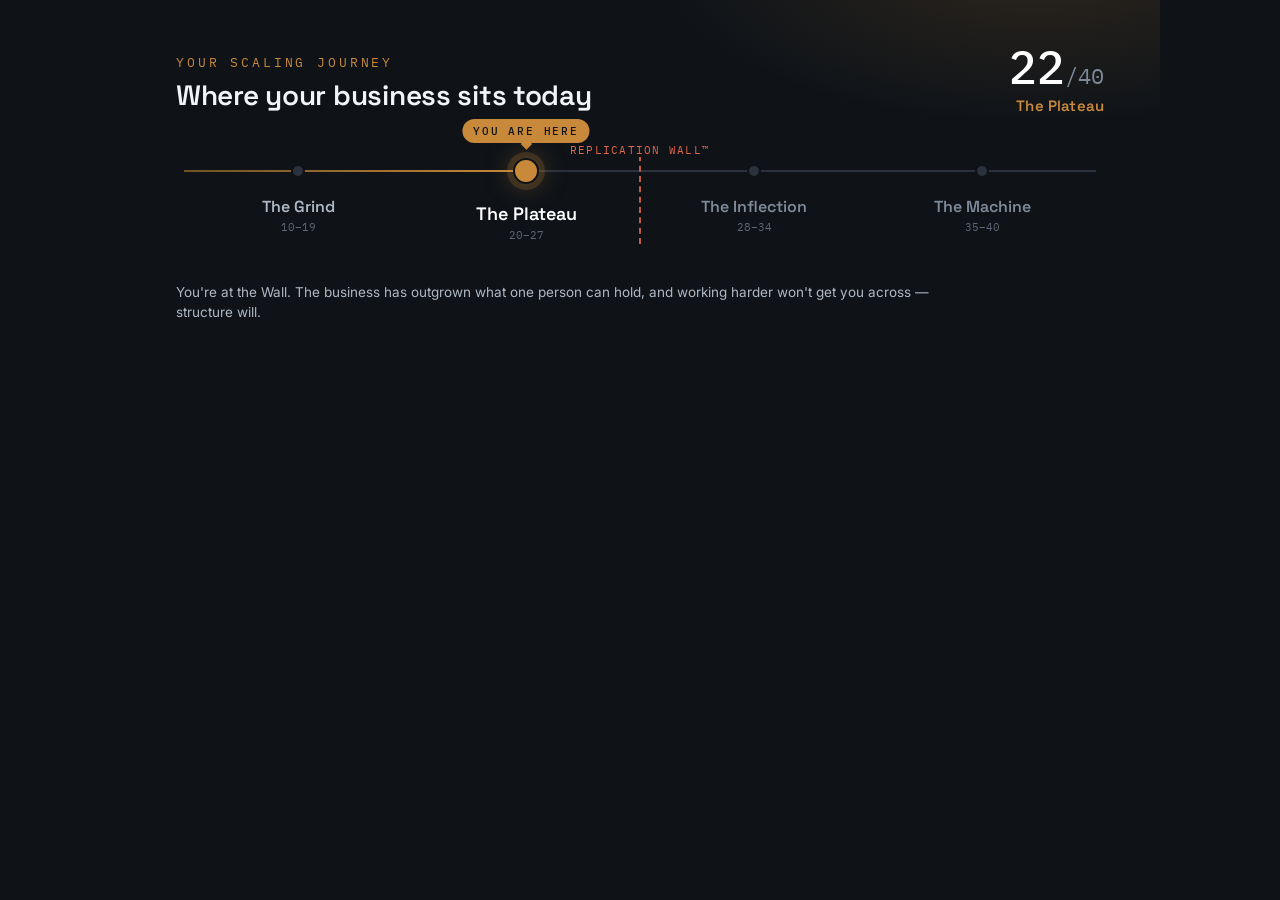
<file: assets/journey/map.html>
<!doctype html>
<html lang="en">
<head>
<meta charset="utf-8" />
<meta name="viewport" content="width=device-width, initial-scale=1" />
<title>Scaling Journey Map — generator</title>
<link rel="preconnect" href="https://fonts.googleapis.com" />
<link rel="preconnect" href="https://fonts.gstatic.com" crossorigin />
<link rel="stylesheet" href="https://fonts.googleapis.com/css2?family=Space+Grotesk:wght@500;600;700&family=IBM+Plex+Mono:wght@400;500&family=Inter:wght@400;500&display=swap" />
<style>
  :root{
    --bg:#0F1318; --ink:#F2F5F8; --body:#AEB8C4; --slate:#7E8A98;
    --bronze:#C8893B; --bronze-dim:#6f5226; --rust:#E0674A;
    --line:#2A323D;
  }
  *{box-sizing:border-box;}
  html,body{margin:0;background:var(--bg);}
  /* The card IS the page — full-page screenshot = the graphic */
  .map{
    width:1040px; margin:0 auto; background:var(--bg);
    padding:44px 56px 52px; color:var(--ink);
    font-family:'Inter',system-ui,sans-serif;
    position:relative; overflow:hidden;
  }
  .map::before{ /* faint bronze glow, top-right */
    content:''; position:absolute; inset:0;
    background:radial-gradient(ellipse 60% 70% at 88% -10%, rgba(200,137,59,0.16), transparent 60%);
    pointer-events:none;
  }
  .head{display:flex; justify-content:space-between; align-items:flex-end; position:relative; z-index:1; margin-bottom:46px;}
  .kicker{font-family:'IBM Plex Mono',monospace; font-size:13px; letter-spacing:.22em; text-transform:uppercase; color:var(--bronze); margin:0 0 6px;}
  .title{font-family:'Space Grotesk',sans-serif; font-weight:600; font-size:28px; letter-spacing:-.01em; margin:0;}
  .score{font-family:'IBM Plex Mono',monospace; text-align:right; line-height:1;}
  .score .num{font-size:46px; font-weight:500; color:#fff;}
  .score .den{font-size:22px; color:var(--slate);}
  .score .tier{display:block; font-family:'Space Grotesk',sans-serif; font-weight:600; font-size:15px; color:var(--bronze); margin-top:8px; letter-spacing:.01em;}

  /* track */
  .track{position:relative; z-index:1; margin:0 8px;}
  .rail{position:absolute; top:11px; left:0; right:0; height:2px; background:var(--line);}
  .rail-done{position:absolute; top:11px; left:0; height:2px; background:linear-gradient(90deg,var(--bronze-dim),var(--bronze));}
  .stops{position:relative; display:flex;}
  .stop{flex:1; text-align:center; position:relative;}
  .dot{width:14px;height:14px;border-radius:50%; background:var(--line); border:2px solid var(--bg); margin:5px auto 0; position:relative; z-index:2;}
  .stop .name{font-family:'Space Grotesk',sans-serif; font-weight:600; font-size:16px; color:var(--slate); margin-top:18px;}
  .stop .rng{font-family:'IBM Plex Mono',monospace; font-size:11px; color:var(--slate); opacity:.7; margin-top:3px;}
  .stop.passed .name{color:var(--body);}
  .stop.here .dot{
    width:26px;height:26px; margin-top:-1px; background:var(--bronze);
    box-shadow:0 0 0 6px rgba(200,137,59,.18), 0 0 26px rgba(200,137,59,.5);
  }
  .stop.here .name{color:#fff; font-size:18px;}
  .youare{
    position:absolute; left:50%; transform:translateX(-50%); top:-40px;
    font-family:'IBM Plex Mono',monospace; font-size:11px; letter-spacing:.16em; text-transform:uppercase;
    color:#0F1318; background:var(--bronze); padding:5px 11px; border-radius:999px; white-space:nowrap; font-weight:500;
  }
  .youare::after{content:''; position:absolute; left:50%; bottom:-5px; transform:translateX(-50%) rotate(45deg); width:8px;height:8px; background:var(--bronze);}

  /* Replication Wall at the Plateau→Inflection gap (50%) */
  .wall{position:absolute; left:50%; top:-14px; bottom:-2px; transform:translateX(-50%); z-index:1;}
  .wall-line{width:0; height:100%; border-left:2px dashed var(--rust); opacity:.85;}
  .wall-lbl{position:absolute; top:-2px; left:50%; transform:translateX(-50%); white-space:nowrap;
    font-family:'IBM Plex Mono',monospace; font-size:10.5px; letter-spacing:.12em; text-transform:uppercase; color:var(--rust); background:var(--bg); padding:0 6px;}
  .foot{position:relative; z-index:1; margin-top:40px; font-size:13.5px; color:var(--body); line-height:1.5; max-width:760px;}
  .foot b{color:var(--ink);}
</style>
</head>
<body>
  <div class="map" id="map">
    <div class="head">
      <div>
        <p class="kicker">Your Scaling Journey</p>
        <h1 class="title">Where your business sits today</h1>
      </div>
      <div class="score">
        <span class="num" id="num">22</span><span class="den">/40</span>
        <span class="tier" id="tierlbl">The Plateau</span>
      </div>
    </div>

    <div class="track">
      <div class="rail"></div>
      <div class="rail-done" id="raildone"></div>
      <div class="wall"><div class="wall-line"></div><span class="wall-lbl">Replication Wall&trade;</span></div>
      <div class="stops" id="stops">
        <div class="stop" data-tier="grind"><div class="dot"></div><div class="name">The Grind</div><div class="rng">10&ndash;19</div></div>
        <div class="stop" data-tier="plateau"><div class="dot"></div><div class="name">The Plateau</div><div class="rng">20&ndash;27</div></div>
        <div class="stop" data-tier="inflection"><div class="dot"></div><div class="name">The Inflection</div><div class="rng">28&ndash;34</div></div>
        <div class="stop" data-tier="machine"><div class="dot"></div><div class="name">The Machine</div><div class="rng">35&ndash;40</div></div>
      </div>
    </div>

    <p class="foot" id="foot"></p>
  </div>

<script src="map.js"></script>
</body>
</html>
</file>
<file: css/styles.css>
/* atScale Advisors — Charcoal Placard v2
 * Hand-written. No framework. Edit boldly.
 * v2 (2026-06-02): inverted from cyanotype-blueprint (light + drawn grid lines)
 * to dark charcoal + elevated placards. Depth comes from elevation and light,
 * not from drawn lines. Bronze retained as the single accent — it glows on dark.
 * Every token NAME is preserved so existing inline var(--…) references keep working.
 */

/* ---------- Reset (minimal) ---------- */
*, *::before, *::after { box-sizing: border-box; }
html, body { margin: 0; padding: 0; }
body { -webkit-font-smoothing: antialiased; }
img { max-width: 100%; height: auto; display: block; }
button { font: inherit; cursor: pointer; }
a { color: inherit; }

/* ---------- Design tokens ---------- */
:root {
  /* Charcoal surfaces — elevation ladder */
  --bg:            #0F1318;   /* page base */
  --bg-deep:       #0A0D11;   /* deepest — header, footer, input wells */
  --surface:       #171C24;   /* elevated placard */
  --surface-2:     #1E2530;   /* raised / hover / framed score */

  /* Text */
  --ink:           #F2F5F8;   /* primary text + headings (was navy; now light) */
  --body:          #AEB8C4;   /* body copy */
  --slate:         #7E8A98;   /* muted captions */
  --paper:         #161B22;   /* alt-section background (subtle step from --bg) */

  /* Accent — bronze, brightened to glow on charcoal */
  --bronze:        #C8893B;
  --bronze-deep:   #A56C28;   /* hover */
  --bronze-text:   #D9A24E;   /* small bronze text on dark (legible) */

  /* Borders — hairlines, not drawn lines */
  --blueprint-line:#2A323D;   /* name kept for inline-style compat; now a hairline */
  --border:        rgba(255, 255, 255, 0.09);
  --border-bright: rgba(255, 255, 255, 0.16);

  /* Semantic figures (brightened for dark) */
  --leak-rust:     #E0674A;   /* cost-of-Wall figures */
  --steel-teal:    #46A89D;   /* positive / stage-3+ cues */

  /* Legacy cyanotype names — repointed to dark so old references don't break */
  --blueprint-deep:        #141A22;
  --blueprint-deeper:      #10151C;
  --blueprint-text:        #F2F5F8;
  --blueprint-text-muted:  rgba(242, 245, 248, 0.66);
  --blueprint-grid:        rgba(255, 255, 255, 0.06);
  --blueprint-grid-bright: rgba(255, 255, 255, 0.16);
  --leak-rust-bright:      #F08461;

  /* Elevation */
  --shadow-soft:   0 2px 10px rgba(0, 0, 0, 0.35);
  --shadow-card:   0 12px 34px rgba(0, 0, 0, 0.48);
  --glow-bronze:   0 6px 22px rgba(200, 137, 59, 0.28);

  --font-display: 'Space Grotesk', 'IBM Plex Sans', system-ui, sans-serif;
  --font-body:    'Inter', system-ui, -apple-system, sans-serif;
  --font-mono:    'IBM Plex Mono', 'JetBrains Mono', ui-monospace, monospace;

  --max-w-content: 68ch;
  --max-w-wide:    1080px;
  --max-w-narrow:  640px;

  --radius:    10px;
  --radius-lg: 14px;
  --gap-xs:    8px;
  --gap-sm:    16px;
  --gap-md:    24px;
  --gap-lg:    48px;
  --gap-xl:    96px;
}

/* ---------- Base typography ---------- */
body {
  font-family: var(--font-body);
  color: var(--body);
  background: var(--bg);
  font-size: 17px;
  line-height: 1.65;
  font-weight: 400;
}
h1, h2, h3, h4, h5 {
  font-family: var(--font-display);
  color: var(--ink);
  font-weight: 500;
  line-height: 1.15;
  letter-spacing: -0.01em;
  margin: 0 0 var(--gap-md);
}
h1 { font-size: clamp(2.2rem, 5vw, 3.4rem); font-weight: 600; letter-spacing: -0.02em; }
h2 { font-size: clamp(1.7rem, 3.5vw, 2.4rem); margin-top: var(--gap-xl); }
h3 { font-size: 1.35rem; margin-top: var(--gap-lg); }
h4 { font-size: 1.1rem; font-weight: 600; }
p, ul, ol { margin: 0 0 var(--gap-md); max-width: var(--max-w-content); }
ul, ol { padding-left: 1.25em; }
li { margin-bottom: var(--gap-xs); }
strong { color: var(--ink); font-weight: 600; }
em { font-style: italic; }
small, .muted { color: var(--slate); font-size: 0.9em; }
blockquote {
  margin: var(--gap-lg) 0;
  padding: 0 0 0 var(--gap-md);
  border-left: 3px solid var(--bronze);
  font-style: italic;
  color: var(--ink);
  max-width: var(--max-w-content);
}
hr {
  border: 0;
  border-top: 1px solid var(--bronze);
  margin: var(--gap-lg) 0;
  max-width: 80px;
}
code, .mono, .figure { font-family: var(--font-mono); }

/* ---------- Layout primitives ---------- */
.container {
  max-width: var(--max-w-wide);
  margin: 0 auto;
  padding: 0 var(--gap-md);
}
.container-narrow {
  max-width: var(--max-w-narrow);
  margin: 0 auto;
  padding: 0 var(--gap-md);
}
section { padding: var(--gap-lg) 0; }
section.alt { background: var(--paper); }
section.dark { background: var(--bg-deep); color: var(--body); }
section.dark h1, section.dark h2, section.dark h3 { color: var(--ink); }
section.dark a:not(.btn) { color: var(--ink); border-bottom: 1px solid var(--bronze); }
section.dark a:not(.btn):hover { color: #FFFFFF; }

/* ---------- Feature band (was cyanotype 'blueprint' section) ----------
 * Now an elevated placard band: a step lighter than the page, hairline
 * borders top/bottom, faint top highlight. No grid. Reads as 'lifted'.
 */
section.blueprint {
  background: var(--surface);
  color: var(--body);
  border-top: 1px solid var(--border);
  border-bottom: 1px solid var(--border);
  box-shadow: inset 0 1px 0 rgba(255, 255, 255, 0.04);
  position: relative;
}
section.blueprint h2, section.blueprint h3 { color: var(--ink); }
section.blueprint p, section.blueprint li { color: var(--body); }
section.blueprint strong { color: var(--ink); }
section.blueprint em { color: var(--body); }
section.blueprint .muted { color: var(--slate); }
section.blueprint .figure { color: var(--leak-rust); }
section.blueprint a:not(.btn) {
  color: var(--ink);
  border-bottom: 1px solid var(--bronze);
}
section.blueprint a:not(.btn):hover { color: #FFFFFF; }
section.blueprint blockquote { border-left-color: var(--bronze); color: var(--ink); }
section.blueprint .pain-list li::before { color: var(--bronze); }
section.blueprint .btn-secondary { color: var(--ink); border-color: var(--border-bright); }
section.blueprint .btn-secondary:hover { background: var(--surface-2); color: #FFFFFF; }

/* ---------- Header / nav ---------- */
.site-header {
  border-bottom: 1px solid var(--border);
  background: var(--bg-deep);
  position: sticky;
  top: 0;
  z-index: 50;
  color: var(--ink);
}
.site-header .brand { color: var(--ink); }
.site-header .brand .brand-mark { color: var(--bronze); }
.site-header .nav a { color: var(--body); }
.site-header .nav a:hover { color: var(--ink); border-bottom-color: var(--bronze); }
.site-header .nav a[aria-current="page"] { color: var(--ink); border-bottom-color: var(--bronze); }
.site-header .nav-toggle {
  color: var(--ink);
  background: transparent;
  border-color: var(--border-bright);
}
@media (max-width: 860px) {
  .site-header .nav { background: var(--bg-deep); border-bottom-color: var(--bronze); }
  .site-header .nav a { border-bottom-color: var(--border); }
}
.site-header .container {
  display: flex;
  align-items: center;
  justify-content: space-between;
  gap: var(--gap-md);
  padding-top: var(--gap-sm);
  padding-bottom: var(--gap-sm);
}
.brand {
  font-family: var(--font-display);
  font-weight: 600;
  font-size: 1.15rem;
  color: var(--ink);
  text-decoration: none;
  letter-spacing: -0.01em;
  white-space: nowrap;
}
.brand .brand-mark {
  color: var(--bronze);
  font-family: var(--font-mono);
  font-weight: 500;
  margin-right: 0.3em;
}
.nav {
  display: flex;
  align-items: center;
  gap: var(--gap-md);
}
.nav a {
  font-size: 0.95rem;
  color: var(--body);
  text-decoration: none;
  padding: 6px 2px;
  border-bottom: 2px solid transparent;
}
.nav a:hover { color: var(--ink); border-bottom-color: var(--border-bright); }
.nav a[aria-current="page"] { color: var(--ink); border-bottom-color: var(--bronze); }
.nav-cta { /* primary CTA in nav */
  background: var(--bronze);
  color: var(--bg) !important;
  padding: 10px 18px !important;
  border: 0 !important;
  border-radius: var(--radius);
  font-weight: 600;
  text-decoration: none;
  white-space: nowrap;
  box-shadow: var(--glow-bronze);
}
.nav-cta:hover { background: var(--bronze-deep); border: 0 !important; }
.nav-toggle {
  display: none;
  background: transparent;
  border: 1px solid var(--border-bright);
  padding: 8px 12px;
  border-radius: var(--radius);
  color: var(--ink);
  font-size: 1rem;
}

@media (max-width: 860px) {
  .nav-toggle { display: inline-block; }
  .nav {
    display: none;
    position: absolute;
    top: 100%;
    left: 0;
    right: 0;
    flex-direction: column;
    align-items: stretch;
    gap: 0;
    background: var(--bg-deep);
    border-bottom: 1px solid var(--border);
    padding: var(--gap-sm) var(--gap-md);
  }
  .nav.open { display: flex; }
  .nav a { padding: var(--gap-sm) 0; border-bottom: 1px solid var(--border); }
  .nav a:last-child { border-bottom: 0; }
  .nav-cta { margin-top: var(--gap-sm); text-align: center; }
}

/* ---------- Hero — charcoal with a single bronze glow ---------- */
.hero {
  padding: var(--gap-xl) 0 var(--gap-lg);
  background: var(--bg);
  color: var(--ink);
  position: relative;
  overflow: hidden;
  border-bottom: 1px solid var(--border);
}
.hero::before {
  /* one soft atmospheric glow from the top-right — no grid, no ticks */
  content: '';
  position: absolute;
  inset: 0;
  background:
    radial-gradient(ellipse 70% 60% at 78% -15%, rgba(200, 137, 59, 0.18), transparent 62%),
    radial-gradient(ellipse 90% 70% at 12% 110%, rgba(70, 100, 130, 0.10), transparent 60%);
  pointer-events: none;
}
.hero .container, .hero .container-narrow { position: relative; z-index: 1; }
.hero h1, .hero h2, .hero h3 { color: var(--ink); }
.hero h1 { max-width: 18ch; }
.hero p { color: var(--body); }
.hero .lede {
  font-size: 1.2rem;
  color: var(--body);
  max-width: 56ch;
  margin-bottom: var(--gap-md);
}
.hero .lede strong { color: var(--ink); }
.hero .muted { color: var(--slate); }
.hero a:not(.btn):not(.nav-cta) {
  color: var(--ink);
  border-bottom: 1px solid var(--bronze);
}
.hero a:not(.btn):not(.nav-cta):hover { color: #FFFFFF; border-bottom-color: #FFFFFF; }
.hero .btn-text { color: var(--bronze-text); border-bottom-color: var(--bronze); }
.hero .btn-text:hover { color: var(--ink); border-bottom-color: var(--ink); }
.hero .figure { color: var(--leak-rust-bright); }
.hero strong { color: var(--ink); }

/* ---------- Charcoal background utility (was grid) ---------- */
.blueprint-bg {
  background: var(--bg);
}

/* ---------- Buttons ---------- */
.btn {
  display: inline-block;
  background: var(--bronze);
  color: var(--bg);
  padding: 14px 26px;
  border-radius: var(--radius);
  border: 0;
  text-decoration: none;
  font-weight: 600;
  font-family: var(--font-display);
  letter-spacing: 0.01em;
  box-shadow: var(--glow-bronze);
  transition: background 120ms ease, box-shadow 120ms ease, transform 120ms ease;
}
.btn:hover { background: var(--bronze-deep); box-shadow: 0 8px 26px rgba(200, 137, 59, 0.38); transform: translateY(-1px); }
.btn-secondary {
  background: transparent;
  color: var(--ink);
  border: 1px solid var(--border-bright);
  padding: 13px 24px;
  box-shadow: none;
}
.btn-secondary:hover { background: var(--surface-2); color: #FFFFFF; transform: none; }
.btn-text {
  display: inline-block;
  color: var(--bronze-text);
  font-weight: 500;
  text-decoration: none;
  border-bottom: 1px solid var(--bronze);
  padding-bottom: 2px;
}
.btn-text:hover { color: var(--ink); border-bottom-color: var(--ink); }
.btn-row { display: flex; flex-wrap: wrap; gap: var(--gap-md); align-items: center; }

/* ---------- Cards / placards ---------- */
.card {
  background: var(--surface);
  border: 1px solid var(--border);
  border-radius: var(--radius-lg);
  padding: var(--gap-md);
  margin-bottom: var(--gap-md);
  box-shadow: var(--shadow-soft);
  position: relative;
}
.card h3 { margin-top: 0; }

/* ---------- Pain checklist (homepage) ---------- */
.pain-list {
  list-style: none;
  padding-left: 0;
  max-width: var(--max-w-content);
}
.pain-list li {
  position: relative;
  padding-left: 1.8em;
  margin-bottom: var(--gap-sm);
  line-height: 1.5;
}
.pain-list li::before {
  content: '—';
  position: absolute;
  left: 0;
  color: var(--bronze);
  font-family: var(--font-mono);
}

/* ---------- Numbers / figures ---------- */
.figure {
  font-family: var(--font-mono);
  color: var(--leak-rust);
  font-size: 1.05em;
  font-weight: 500;
}
.figure-lg {
  font-family: var(--font-mono);
  color: var(--leak-rust);
  font-size: 2rem;
  display: block;
  margin: var(--gap-sm) 0;
}
.figure-pos {
  font-family: var(--font-mono);
  color: var(--steel-teal);
}
.stats {
  list-style: none;
  padding: 0;
  display: grid;
  grid-template-columns: repeat(auto-fit, minmax(180px, 1fr));
  gap: var(--gap-md);
  max-width: 100%;
}
.stats li {
  border-left: 2px solid var(--bronze);
  padding: 4px 0 4px var(--gap-sm);
  font-family: var(--font-mono);
  font-size: 0.95rem;
  color: var(--ink);
  margin: 0;
}

/* ---------- Tables ---------- */
table {
  width: 100%;
  max-width: var(--max-w-wide);
  border-collapse: collapse;
  margin: var(--gap-md) 0;
  font-size: 0.95rem;
}
th, td {
  text-align: left;
  padding: var(--gap-sm);
  border-bottom: 1px solid var(--border);
  vertical-align: top;
}
th {
  font-family: var(--font-display);
  font-weight: 600;
  color: var(--ink);
  background: var(--surface);
  border-bottom: 2px solid var(--border-bright);
}

/* ---------- Rungs (Services) ---------- */
.rung {
  border-top: 1px solid var(--border);
  padding: var(--gap-lg) 0;
}
.rung-head {
  display: flex;
  flex-wrap: wrap;
  align-items: baseline;
  justify-content: space-between;
  gap: var(--gap-md);
  margin-bottom: var(--gap-sm);
}
.rung-head h3 { margin: 0; }
.rung-price {
  font-family: var(--font-mono);
  color: var(--bronze-text);
  font-size: 1.05rem;
  white-space: nowrap;
}
.rung-fit {
  background: var(--surface);
  border: 1px solid var(--border);
  border-left: 3px solid var(--bronze);
  padding: var(--gap-sm) var(--gap-md);
  margin: var(--gap-md) 0;
  border-radius: 0 var(--radius) var(--radius) 0;
}

/* ---------- Footer ---------- */
.site-footer {
  background: var(--bg-deep);
  color: var(--body);
  padding: var(--gap-lg) 0;
  margin-top: var(--gap-xl);
  font-size: 0.95rem;
  border-top: 1px solid var(--border);
}
.site-footer a { color: var(--ink); text-decoration: underline; text-decoration-color: var(--bronze); }
.site-footer .row {
  display: flex;
  flex-wrap: wrap;
  justify-content: space-between;
  gap: var(--gap-md);
}
.site-footer .col { min-width: 200px; }
.site-footer .small { color: var(--slate); font-size: 0.85rem; margin-top: var(--gap-md); }

/* ---------- Diagnostic form ---------- */
.diagnostic-shell {
  min-height: calc(100vh - 200px);
  background: var(--bg);
}
.diagnostic-wrap {
  max-width: var(--max-w-narrow);
  margin: 0 auto;
  padding: var(--gap-lg) var(--gap-md);
}
.diag-progress {
  display: flex;
  justify-content: space-between;
  align-items: center;
  margin-bottom: var(--gap-md);
  font-family: var(--font-mono);
  font-size: 0.85rem;
  color: var(--slate);
}
/* The [hidden] attribute must win over display:flex so the progress bar is
   truly hidden on welcome/submitting/results (otherwise the static
   placeholder label leaks onto the welcome screen as "Step 1 of 19"). */
.diag-progress[hidden] {
  display: none;
}
.diag-progress-bar {
  flex: 1;
  margin: 0 var(--gap-sm);
  height: 4px;
  background: var(--border);
  border-radius: 2px;
  overflow: hidden;
}
.diag-progress-fill {
  height: 100%;
  background: var(--bronze);
  width: 0%;
  transition: width 200ms ease;
}
.diag-card {
  background: var(--surface);
  border: 1px solid var(--border);
  padding: var(--gap-lg) var(--gap-md);
  border-radius: var(--radius-lg);
  box-shadow: var(--shadow-card);
}
.diag-card h2 {
  font-size: 1.4rem;
  margin: 0 0 var(--gap-md);
}
.diag-prompt {
  font-family: var(--font-display);
  font-size: 1.15rem;
  color: var(--ink);
  font-weight: 500;
  margin-bottom: var(--gap-md);
}
.diag-options { list-style: none; padding: 0; margin: 0 0 var(--gap-lg); }
.diag-options li { margin: 0 0 var(--gap-sm); }
.diag-options label {
  display: block;
  border: 1px solid var(--border);
  border-radius: var(--radius);
  padding: var(--gap-sm) var(--gap-md);
  cursor: pointer;
  background: var(--bg-deep);
  transition: border-color 120ms, background 120ms;
  line-height: 1.45;
}
.diag-options label:hover { border-color: var(--bronze); background: var(--surface-2); }
.diag-options input[type="radio"] { margin-right: 8px; accent-color: var(--bronze); }
.diag-options input[type="radio"]:checked + span { color: var(--ink); font-weight: 500; }
.diag-options label.selected { border-color: var(--bronze); background: var(--surface-2); }

.diag-input {
  display: block;
  width: 100%;
  padding: 12px 14px;
  border: 1px solid var(--border);
  border-radius: var(--radius);
  font: inherit;
  color: var(--ink);
  background: var(--bg-deep);
  margin-bottom: var(--gap-md);
}
.diag-input::placeholder { color: var(--slate); }
.diag-input:focus { outline: 0; border-color: var(--bronze); }
.diag-input-row {
  display: grid;
  grid-template-columns: 1fr 1fr;
  gap: var(--gap-sm);
}
@media (max-width: 480px) { .diag-input-row { grid-template-columns: 1fr; } }

.diag-actions {
  display: flex;
  justify-content: space-between;
  gap: var(--gap-sm);
  margin-top: var(--gap-md);
}
.diag-actions .spacer { flex: 1; }
.diag-error {
  color: var(--leak-rust);
  font-size: 0.9rem;
  margin: 0 0 var(--gap-sm);
}

/* Results */
.diag-result {
  background: var(--surface);
  border: 1px solid var(--border);
  border-radius: var(--radius-lg);
  padding: var(--gap-lg) var(--gap-md);
  box-shadow: var(--shadow-card);
}

/* HEADLINE — Scale Readiness Score™ : framed bronze placard with glow */
.diag-headline {
  background: var(--surface-2);
  color: var(--ink);
  text-align: center;
  padding: var(--gap-lg) var(--gap-md);
  margin: 0 0 var(--gap-md);
  border-radius: var(--radius-lg);
  border: 1px solid var(--bronze);
  box-shadow: 0 0 44px rgba(200, 137, 59, 0.14), var(--shadow-card);
  position: relative;
}
.diag-score-big {
  font-family: var(--font-mono);
  font-weight: 500;
  font-size: 4.2rem;
  line-height: 1;
  margin: var(--gap-sm) 0;
  color: var(--ink);
}
.diag-score-num { color: #FFFFFF; }
.diag-score-big small {
  font-size: 1.5rem;
  color: var(--slate);
}
.diag-tier-name {
  font-family: var(--font-display);
  font-size: 1.7rem;
  font-weight: 600;
  color: #FFFFFF;
  margin: 0 0 var(--gap-xs);
  letter-spacing: -0.01em;
}
.diag-tier-need {
  font-family: var(--font-body);
  color: var(--body);
  margin: 0;
  font-size: 0.95rem;
}
.diag-tier-need-label {
  color: var(--slate);
  font-family: var(--font-mono);
  font-size: 0.8rem;
  letter-spacing: 0.06em;
  text-transform: uppercase;
}
.diag-tier-interp {
  color: var(--body);
  margin: 0 0 var(--gap-lg);
  font-size: 1.02rem;
  line-height: 1.55;
}

/* REVENUE SIGNAL MAP — unified strip (tier · journey · stage · plan + cost) */
.diag-rsm {
  background: var(--paper);
  border: 1px solid var(--border);
  border-left: 3px solid var(--bronze);
  border-radius: 0 var(--radius) var(--radius) 0;
  padding: var(--gap-md);
  margin: 0 0 var(--gap-md);
}
.diag-rsm-label {
  font-family: var(--font-mono);
  font-size: 0.78rem;
  letter-spacing: 0.12em;
  text-transform: uppercase;
  color: var(--bronze-text);
  margin: 0 0 var(--gap-sm);
}
.diag-rsm-grid {
  display: grid;
  grid-template-columns: repeat(4, 1fr);
  gap: var(--gap-sm);
  margin-bottom: var(--gap-md);
}
.diag-rsm-cell {
  background: var(--surface);
  border: 1px solid var(--border);
  border-radius: var(--radius);
  padding: var(--gap-sm);
  display: flex;
  flex-direction: column;
  gap: 4px;
}
.diag-rsm-cell .k {
  font-family: var(--font-mono);
  font-size: 0.66rem;
  letter-spacing: 0.08em;
  text-transform: uppercase;
  color: var(--slate);
}
.diag-rsm-cell .v {
  font-family: var(--font-display);
  font-size: 0.98rem;
  color: var(--ink);
  font-weight: 500;
  line-height: 1.2;
}
.diag-rsm-cell .note { font-size: 0.76rem; color: var(--slate); line-height: 1.3; }
.diag-rsm-cost {
  display: flex;
  flex-direction: column;
  gap: 4px;
  padding-top: var(--gap-sm);
  border-top: 1px solid var(--border);
}
.diag-rsm-cost-label {
  font-family: var(--font-mono);
  font-size: 0.72rem;
  letter-spacing: 0.08em;
  text-transform: uppercase;
  color: var(--slate);
}
@media (max-width: 640px) { .diag-rsm-grid { grid-template-columns: 1fr 1fr; } }

/* SECONDARY — RI Maturity Curve stage + cost (legacy; retained for compatibility) */
.diag-secondary {
  background: var(--paper);
  border: 1px solid var(--border);
  border-left: 3px solid var(--bronze);
  padding: var(--gap-md);
  margin: 0 0 var(--gap-md);
  border-radius: 0 var(--radius) var(--radius) 0;
}
.diag-stage-line {
  font-family: var(--font-display);
  font-size: 1.15rem;
  color: var(--ink);
  margin: 4px 0 4px;
}
.diag-stage-name {
  font-family: var(--font-display);
  font-size: 1.4rem;
  color: var(--ink);
  margin: 0 0 8px;
  font-weight: 600;
}
.diag-stage-tag { font-style: italic; color: var(--slate); margin-bottom: var(--gap-sm); }
.diag-score {
  font-family: var(--font-mono);
  font-size: 2.2rem;
  color: var(--ink);
}
.diag-score small { font-size: 1.1rem; color: var(--slate); }
.diag-cost {
  font-family: var(--font-mono);
  font-size: 1.6rem;
  color: var(--leak-rust);
  margin: var(--gap-sm) 0;
}
.diag-wall-callout {
  border: 1px solid var(--leak-rust);
  background: rgba(224, 103, 74, 0.10);
  padding: var(--gap-md);
  margin: var(--gap-md) 0;
  border-radius: var(--radius);
  color: var(--ink);
  font-weight: 500;
}
.diag-bars { margin: var(--gap-md) 0; }
.diag-bar-row { margin-bottom: var(--gap-sm); }
.diag-bar-label {
  display: flex;
  justify-content: space-between;
  font-family: var(--font-mono);
  font-size: 0.85rem;
  color: var(--slate);
  margin-bottom: 4px;
}
.diag-bar-label .pri {
  color: var(--leak-rust);
  font-weight: 600;
}
.diag-bar-track {
  height: 14px;
  background: var(--border);
  border-radius: 3px;
  overflow: hidden;
}
.diag-bar-fill {
  height: 100%;
  background: var(--bronze);
  transition: width 250ms ease;
}
.diag-bar-fill.primary { background: var(--leak-rust); }
.diag-wall-img {
  margin: var(--gap-md) 0;
  width: 100%;
  border: 1px solid var(--border);
  border-radius: var(--radius);
}
.diag-cta-block {
  background: var(--surface-2);
  color: var(--ink);
  padding: var(--gap-md);
  border-radius: var(--radius);
  border: 1px solid var(--border);
  margin-top: var(--gap-lg);
}
.diag-cta-block h3 { color: var(--ink); margin: 0 0 var(--gap-sm); }
.diag-cta-block .btn { background: var(--bronze); }

/* ---------- Mobile spacing ---------- */
@media (max-width: 768px) {
  section { padding: var(--gap-md) 0; }
  .hero { padding: var(--gap-lg) 0; }
  h1 { font-size: 1.9rem; }
  h2 { font-size: 1.5rem; margin-top: var(--gap-lg); }
  .stats { grid-template-columns: 1fr 1fr; }
}
@media (max-width: 480px) {
  body { font-size: 16px; }
  .stats { grid-template-columns: 1fr; }
}

/* ==========================================================================
 * v3 (2026-06-05) — Motion + architectural components (skunkworks)
 * Scroll-reveal, count-up stats, hero growth/Wall diagram, stepped flow,
 * friction grid, quote card. CSP-safe: all behavior in js/reveal.js (no inline).
 * Restrained/architectural motion — subtle, purposeful, Linear/Stripe energy.
 * ========================================================================== */

/* ---------- Scroll reveal (gated on html.js so no-JS shows everything) ---- */
html.js [data-reveal] {
  opacity: 0;
  transform: translateY(18px);
  transition: opacity 0.7s cubic-bezier(0.22, 0.61, 0.21, 1),
              transform 0.7s cubic-bezier(0.22, 0.61, 0.21, 1);
  will-change: opacity, transform;
}
html.js [data-reveal].in { opacity: 1; transform: none; }
html.js [data-reveal][data-delay="1"] { transition-delay: 0.07s; }
html.js [data-reveal][data-delay="2"] { transition-delay: 0.14s; }
html.js [data-reveal][data-delay="3"] { transition-delay: 0.21s; }
html.js [data-reveal][data-delay="4"] { transition-delay: 0.28s; }
html.js [data-reveal][data-delay="5"] { transition-delay: 0.35s; }

/* ---------- Reusable section eyebrow ---------- */
.eyebrow {
  font-family: var(--font-mono);
  font-size: 0.75rem;
  letter-spacing: 0.16em;
  text-transform: uppercase;
  color: var(--bronze-text);
  margin: 0 0 var(--gap-sm);
  display: flex;
  align-items: center;
  gap: 0.7em;
}
.eyebrow::before {
  content: '';
  width: 26px;
  height: 1px;
  background: var(--bronze);
  display: inline-block;
  flex: none;
}

/* ---------- Hero: two-column with growth/Wall diagram ---------- */
.hero-grid {
  display: grid;
  grid-template-columns: minmax(0, 1.08fr) minmax(0, 0.92fr);
  gap: var(--gap-xl);
  align-items: center;
}
.hero-kicker {
  font-family: var(--font-mono);
  font-size: 0.8rem;
  letter-spacing: 0.18em;
  text-transform: uppercase;
  color: var(--bronze-text);
  margin: 0 0 var(--gap-md);
  display: flex;
  align-items: center;
  gap: 0.7em;
}
.hero-kicker::before {
  content: '';
  width: 30px;
  height: 1px;
  background: var(--bronze);
  display: inline-block;
}
.hero-visual { position: relative; }
.wall-diagram { width: 100%; height: auto; display: block; overflow: visible; }
@media (max-width: 900px) {
  .hero-grid { grid-template-columns: 1fr; gap: var(--gap-lg); }
  .hero-visual { max-width: 460px; }
}

/* SVG draw-on (paths use pathLength="1") + label fades */
.wall-diagram .draw {
  stroke-dasharray: 1;
  stroke-dashoffset: 1;
}
.hero-visual.in .wall-diagram .draw { animation: wall-draw 1.7s cubic-bezier(0.5, 0, 0.2, 1) forwards; }
.hero-visual.in .wall-diagram .draw-2 { animation-delay: 0.5s; }
.hero-visual.in .wall-diagram .draw-3 { animation-delay: 1s; }
@keyframes wall-draw { to { stroke-dashoffset: 0; } }
.wall-diagram .fade { opacity: 0; }
.hero-visual.in .wall-diagram .fade { animation: wall-fade 0.7s ease forwards 1.2s; }
@keyframes wall-fade { to { opacity: 1; } }

/* Ascending-bars hero — bars grow up from the baseline, staggered */
.wall-diagram .gbar { transform: scaleY(0); transform-origin: bottom; transform-box: fill-box; }
.hero-visual.in .wall-diagram .gbar { animation: gbar-rise 0.7s cubic-bezier(0.2, 0.7, 0.2, 1) forwards; }
@keyframes gbar-rise { to { transform: scaleY(1); } }

/* ---------- Stat / proof band ---------- */
.statband { background: var(--bg-deep); border-top: 1px solid var(--border); border-bottom: 1px solid var(--border); padding: 0; }
.statband .container { display: grid; grid-template-columns: repeat(4, 1fr); gap: 0; padding-top: 0; padding-bottom: 0; }
.stat { padding: var(--gap-lg) var(--gap-md); text-align: center; border-left: 1px solid var(--border); }
.stat:first-child { border-left: 0; }
.stat .num {
  font-family: var(--font-mono);
  font-size: clamp(1.7rem, 3.4vw, 2.6rem);
  color: var(--ink);
  font-weight: 500;
  letter-spacing: -0.02em;
  line-height: 1;
}
.stat .num .unit { color: var(--bronze-text); }
.stat .lbl {
  font-family: var(--font-mono);
  font-size: 0.72rem;
  letter-spacing: 0.1em;
  text-transform: uppercase;
  color: var(--slate);
  margin-top: 10px;
}
@media (max-width: 720px) {
  .statband .container { grid-template-columns: 1fr 1fr; }
  .stat:nth-child(odd) { border-left: 0; }
  .stat:nth-child(n+3) { border-top: 1px solid var(--border); }
}

/* ---------- Friction grid (pain signals) ---------- */
.friction-grid {
  display: grid;
  grid-template-columns: repeat(2, 1fr);
  gap: var(--gap-sm);
  max-width: var(--max-w-wide);
  margin: var(--gap-lg) 0 0;
}
.friction {
  display: flex;
  gap: var(--gap-sm);
  align-items: flex-start;
  background: var(--surface);
  border: 1px solid var(--border);
  border-left: 2px solid var(--bronze);
  border-radius: 0 var(--radius) var(--radius) 0;
  padding: var(--gap-sm) var(--gap-md);
  transition: border-color 0.2s ease, background 0.2s ease, transform 0.2s ease;
}
.friction:hover { transform: translateX(4px); border-left-color: var(--bronze-text); background: var(--surface-2); }
.friction .mk { font-family: var(--font-mono); color: var(--bronze); flex: none; }
.friction p { margin: 0; color: var(--body); max-width: none; }
@media (max-width: 640px) { .friction-grid { grid-template-columns: 1fr; } }

/* ---------- The Wall: feature split (diagram + leak figure) ---------- */
.wall-feature { display: grid; grid-template-columns: 1fr 1fr; gap: var(--gap-xl); align-items: center; }
.wall-leak { font-family: var(--font-mono); font-size: clamp(2.4rem, 5.5vw, 3.6rem); color: var(--leak-rust); font-weight: 500; letter-spacing: -0.02em; display: block; line-height: 1; }
.wall-leak-cap { font-family: var(--font-mono); font-size: 0.74rem; letter-spacing: 0.1em; text-transform: uppercase; color: var(--slate); display: block; margin-top: 10px; }
@media (max-width: 900px) { .wall-feature { grid-template-columns: 1fr; gap: var(--gap-lg); } }

/* ---------- Stepped flow (How it works) ---------- */
.steps { display: grid; grid-template-columns: repeat(3, 1fr); gap: var(--gap-md); margin-top: var(--gap-lg); }
.step {
  background: var(--surface);
  border: 1px solid var(--border);
  border-radius: var(--radius-lg);
  padding: var(--gap-lg) var(--gap-md);
  box-shadow: var(--shadow-soft);
  transition: transform 0.2s ease, border-color 0.2s ease, box-shadow 0.2s ease;
}
.step:hover { transform: translateY(-4px); border-color: var(--border-bright); box-shadow: var(--shadow-card); }
.step-num {
  font-family: var(--font-mono);
  font-size: 0.9rem;
  color: var(--bronze-text);
  border: 1px solid var(--bronze);
  width: 36px; height: 36px;
  display: flex; align-items: center; justify-content: center;
  border-radius: 50%;
  margin-bottom: var(--gap-md);
  box-shadow: var(--glow-bronze);
}
.step h3 { margin: 0 0 var(--gap-sm); font-size: 1.15rem; }
.step p { margin: 0; color: var(--body); font-size: 0.98rem; max-width: none; }
@media (max-width: 760px) { .steps { grid-template-columns: 1fr; } }

/* ---------- Quote / testimonial card ---------- */
.quote-card {
  background: var(--surface);
  border: 1px solid var(--border);
  border-radius: var(--radius-lg);
  padding: var(--gap-xl) var(--gap-lg) var(--gap-lg);
  box-shadow: var(--shadow-card);
  position: relative;
  max-width: 780px;
  margin: 0 auto;
}
.quote-card::before {
  content: '\201C';
  font-family: var(--font-display);
  position: absolute;
  top: 4px; left: 26px;
  font-size: 5rem;
  color: var(--bronze);
  opacity: 0.45;
  line-height: 1;
}
.quote-card p {
  font-family: var(--font-display);
  font-size: clamp(1.3rem, 2.6vw, 1.7rem);
  color: var(--ink);
  font-weight: 500;
  line-height: 1.4;
  margin: 0 0 var(--gap-md);
  max-width: none;
  position: relative;
}
.quote-card .by { font-family: var(--font-mono); font-size: 0.85rem; color: var(--slate); }
.quote-card .by strong { color: var(--ink); }

/* ---------- Final CTA band with bronze floor-glow ---------- */
.cta-band {
  background:
    radial-gradient(ellipse 60% 85% at 50% 125%, rgba(200, 137, 59, 0.18), transparent 64%),
    var(--surface);
  text-align: center;
  border-top: 1px solid var(--border);
}
.cta-band h2 { margin-top: 0; }

/* ---------- Services ladder enhancements ---------- */
.rung-title { display: flex; align-items: center; gap: var(--gap-sm); }
.rung-title h3 { margin: 0; }
.rung-num {
  font-family: var(--font-mono);
  font-size: 0.85rem;
  color: var(--bronze-text);
  border: 1px solid var(--bronze);
  width: 32px; height: 32px;
  display: inline-flex; align-items: center; justify-content: center;
  border-radius: 50%;
  flex: none;
  box-shadow: var(--glow-bronze);
}
.rung { transition: border-color 0.2s ease; }
.rung:hover .rung-num { background: var(--bronze); color: var(--bg); }

/* Self-Assessment — the free entry step, bronze-haloed placard */
.self-assess {
  background: var(--surface);
  border: 1px solid var(--bronze);
  border-radius: var(--radius-lg);
  padding: var(--gap-lg) var(--gap-md);
  box-shadow: 0 0 40px rgba(200, 137, 59, 0.12), var(--shadow-card);
  position: relative;
  margin-bottom: var(--gap-md);
}
.self-assess h3 { margin-top: 0; }
.pill {
  display: inline-block;
  font-family: var(--font-mono);
  font-size: 0.7rem;
  letter-spacing: 0.12em;
  text-transform: uppercase;
  color: var(--bg);
  background: var(--bronze);
  padding: 4px 10px;
  border-radius: 100px;
  margin-bottom: var(--gap-sm);
  box-shadow: var(--glow-bronze);
}
.ladder-rail { /* faint connector line behind the rungs on wide screens */
  position: relative;
}

/* ---------- Respect reduced motion: no reveals, no draw, no count anim ---- */
@media (prefers-reduced-motion: reduce) {
  html.js [data-reveal] { opacity: 1 !important; transform: none !important; transition: none !important; }
  .wall-diagram .draw { stroke-dashoffset: 0 !important; animation: none !important; }
  .wall-diagram .fade { opacity: 1 !important; animation: none !important; }
  .wall-diagram .gbar { transform: none !important; animation: none !important; }
  .btn, .step, .friction { transition: none !important; }
}

/* ---------- Print ---------- */
@media print {
  .site-header, .site-footer, .nav-cta, .nav-toggle { display: none; }
  body { background: white; color: black; }
  h1, h2, h3, h4, h5, strong { color: black; }
  a { color: black; text-decoration: underline; }
  section.blueprint, .hero { background: white; box-shadow: none; }
}
</file>
